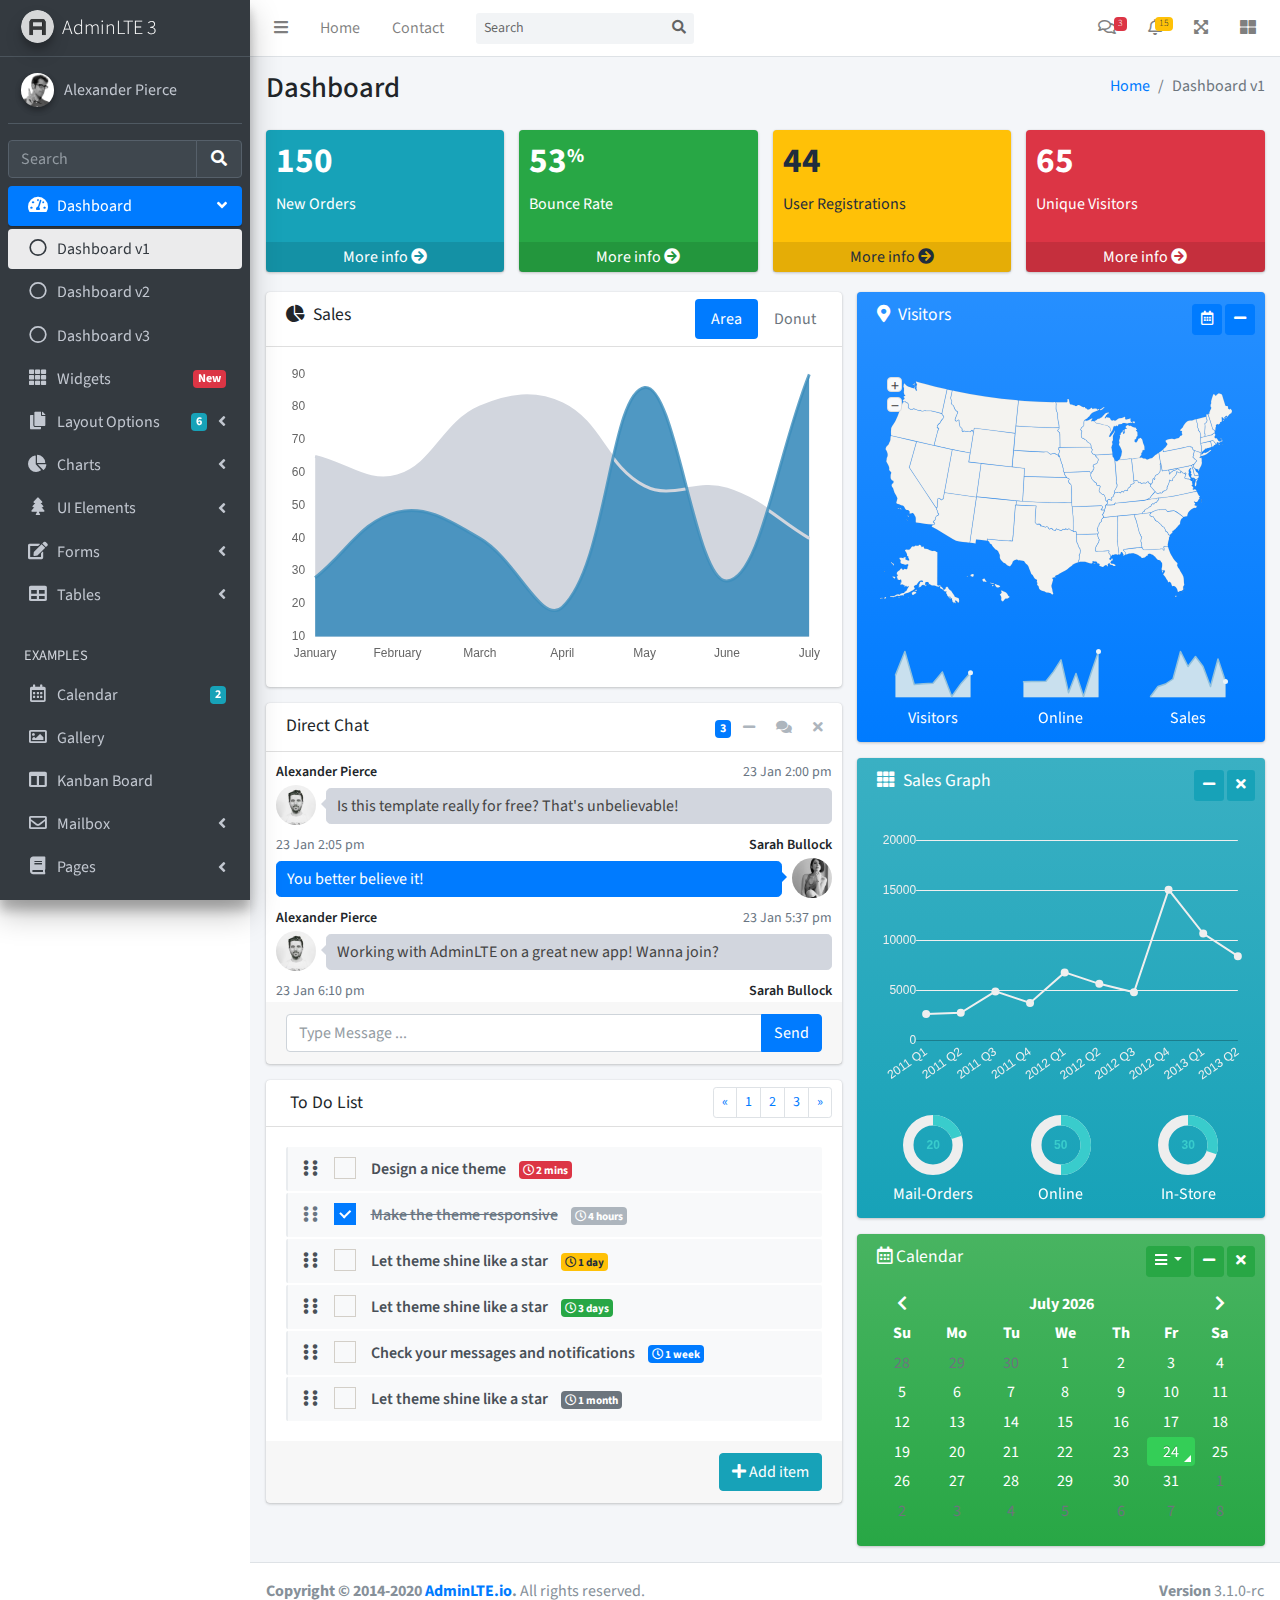
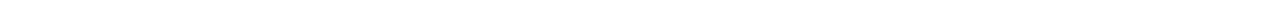
<file: assets/index.html>
<!DOCTYPE html>
<html lang="en">
<head>
  <meta charset="utf-8">
  <meta name="viewport" content="width=device-width, initial-scale=1">
  <title>AdminLTE 3 | Dashboard</title>

  <!-- Google Font: Source Sans Pro -->
  <link rel="stylesheet" href="https://fonts.googleapis.com/css?family=Source+Sans+Pro:300,400,400i,700&display=fallback">
  <!-- Font Awesome -->
  <link rel="stylesheet" href="plugins/fontawesome-free/css/all.min.css">
  <!-- Ionicons -->
  <link rel="stylesheet" href="https://code.ionicframework.com/ionicons/2.0.1/css/ionicons.min.css">
  <!-- Tempusdominus Bootstrap 4 -->
  <link rel="stylesheet" href="plugins/tempusdominus-bootstrap-4/css/tempusdominus-bootstrap-4.min.css">
  <!-- iCheck -->
  <link rel="stylesheet" href="plugins/icheck-bootstrap/icheck-bootstrap.min.css">
  <!-- JQVMap -->
  <link rel="stylesheet" href="plugins/jqvmap/jqvmap.min.css">
  <!-- Theme style -->
  <link rel="stylesheet" href="dist/css/adminlte.min.css">
  <!-- overlayScrollbars -->
  <link rel="stylesheet" href="plugins/overlayScrollbars/css/OverlayScrollbars.min.css">
  <!-- Daterange picker -->
  <link rel="stylesheet" href="plugins/daterangepicker/daterangepicker.css">
  <!-- summernote -->
  <link rel="stylesheet" href="plugins/summernote/summernote-bs4.min.css">
</head>
<body class="hold-transition sidebar-mini layout-fixed">
<div class="wrapper">

  <!-- Navbar -->
  <nav class="main-header navbar navbar-expand navbar-white navbar-light">
    <!-- Left navbar links -->
    <ul class="navbar-nav">
      <li class="nav-item">
        <a class="nav-link" data-widget="pushmenu" href="#" role="button"><i class="fas fa-bars"></i></a>
      </li>
      <li class="nav-item d-none d-sm-inline-block">
        <a href="index3.html" class="nav-link">Home</a>
      </li>
      <li class="nav-item d-none d-sm-inline-block">
        <a href="#" class="nav-link">Contact</a>
      </li>
    </ul>

    <!-- SEARCH FORM -->
    <form class="form-inline ml-3">
      <div class="input-group input-group-sm">
        <input class="form-control form-control-navbar" type="search" placeholder="Search" aria-label="Search">
        <div class="input-group-append">
          <button class="btn btn-navbar" type="submit">
            <i class="fas fa-search"></i>
          </button>
        </div>
      </div>
    </form>

    <!-- Right navbar links -->
    <ul class="navbar-nav ml-auto">
      <!-- Messages Dropdown Menu -->
      <li class="nav-item dropdown">
        <a class="nav-link" data-toggle="dropdown" href="#">
          <i class="far fa-comments"></i>
          <span class="badge badge-danger navbar-badge">3</span>
        </a>
        <div class="dropdown-menu dropdown-menu-lg dropdown-menu-right">
          <a href="#" class="dropdown-item">
            <!-- Message Start -->
            <div class="media">
              <img src="dist/img/user1-128x128.jpg" alt="User Avatar" class="img-size-50 mr-3 img-circle">
              <div class="media-body">
                <h3 class="dropdown-item-title">
                  Brad Diesel
                  <span class="float-right text-sm text-danger"><i class="fas fa-star"></i></span>
                </h3>
                <p class="text-sm">Call me whenever you can...</p>
                <p class="text-sm text-muted"><i class="far fa-clock mr-1"></i> 4 Hours Ago</p>
              </div>
            </div>
            <!-- Message End -->
          </a>
          <div class="dropdown-divider"></div>
          <a href="#" class="dropdown-item">
            <!-- Message Start -->
            <div class="media">
              <img src="dist/img/user8-128x128.jpg" alt="User Avatar" class="img-size-50 img-circle mr-3">
              <div class="media-body">
                <h3 class="dropdown-item-title">
                  John Pierce
                  <span class="float-right text-sm text-muted"><i class="fas fa-star"></i></span>
                </h3>
                <p class="text-sm">I got your message bro</p>
                <p class="text-sm text-muted"><i class="far fa-clock mr-1"></i> 4 Hours Ago</p>
              </div>
            </div>
            <!-- Message End -->
          </a>
          <div class="dropdown-divider"></div>
          <a href="#" class="dropdown-item">
            <!-- Message Start -->
            <div class="media">
              <img src="dist/img/user3-128x128.jpg" alt="User Avatar" class="img-size-50 img-circle mr-3">
              <div class="media-body">
                <h3 class="dropdown-item-title">
                  Nora Silvester
                  <span class="float-right text-sm text-warning"><i class="fas fa-star"></i></span>
                </h3>
                <p class="text-sm">The subject goes here</p>
                <p class="text-sm text-muted"><i class="far fa-clock mr-1"></i> 4 Hours Ago</p>
              </div>
            </div>
            <!-- Message End -->
          </a>
          <div class="dropdown-divider"></div>
          <a href="#" class="dropdown-item dropdown-footer">See All Messages</a>
        </div>
      </li>
      <!-- Notifications Dropdown Menu -->
      <li class="nav-item dropdown">
        <a class="nav-link" data-toggle="dropdown" href="#">
          <i class="far fa-bell"></i>
          <span class="badge badge-warning navbar-badge">15</span>
        </a>
        <div class="dropdown-menu dropdown-menu-lg dropdown-menu-right">
          <span class="dropdown-item dropdown-header">15 Notifications</span>
          <div class="dropdown-divider"></div>
          <a href="#" class="dropdown-item">
            <i class="fas fa-envelope mr-2"></i> 4 new messages
            <span class="float-right text-muted text-sm">3 mins</span>
          </a>
          <div class="dropdown-divider"></div>
          <a href="#" class="dropdown-item">
            <i class="fas fa-users mr-2"></i> 8 friend requests
            <span class="float-right text-muted text-sm">12 hours</span>
          </a>
          <div class="dropdown-divider"></div>
          <a href="#" class="dropdown-item">
            <i class="fas fa-file mr-2"></i> 3 new reports
            <span class="float-right text-muted text-sm">2 days</span>
          </a>
          <div class="dropdown-divider"></div>
          <a href="#" class="dropdown-item dropdown-footer">See All Notifications</a>
        </div>
      </li>
      <li class="nav-item">
        <a class="nav-link" data-widget="fullscreen" href="#" role="button">
          <i class="fas fa-expand-arrows-alt"></i>
        </a>
      </li>
      <li class="nav-item">
        <a class="nav-link" data-widget="control-sidebar" data-slide="true" href="#" role="button">
          <i class="fas fa-th-large"></i>
        </a>
      </li>
    </ul>
  </nav>
  <!-- /.navbar -->

  <!-- Main Sidebar Container -->
  <aside class="main-sidebar sidebar-dark-primary elevation-4">
    <!-- Brand Logo -->
    <a href="index3.html" class="brand-link">
      <img src="dist/img/AdminLTELogo.png" alt="AdminLTE Logo" class="brand-image img-circle elevation-3" style="opacity: .8">
      <span class="brand-text font-weight-light">AdminLTE 3</span>
    </a>

    <!-- Sidebar -->
    <div class="sidebar">
      <!-- Sidebar user panel (optional) -->
      <div class="user-panel mt-3 pb-3 mb-3 d-flex">
        <div class="image">
          <img src="dist/img/user2-160x160.jpg" class="img-circle elevation-2" alt="User Image">
        </div>
        <div class="info">
          <a href="#" class="d-block">Alexander Pierce</a>
        </div>
      </div>

      <!-- SidebarSearch Form -->
      <div class="form-inline">
        <div class="input-group" data-widget="sidebar-search">
          <input class="form-control form-control-sidebar" type="search" placeholder="Search" aria-label="Search">
          <div class="input-group-append">
            <button class="btn btn-sidebar">
              <i class="fas fa-search fa-fw"></i>
            </button>
          </div>
        </div>
      </div>

      <!-- Sidebar Menu -->
      <nav class="mt-2">
        <ul class="nav nav-pills nav-sidebar flex-column" data-widget="treeview" role="menu" data-accordion="false">
          <!-- Add icons to the links using the .nav-icon class
               with font-awesome or any other icon font library -->
          <li class="nav-item menu-open">
            <a href="#" class="nav-link active">
              <i class="nav-icon fas fa-tachometer-alt"></i>
              <p>
                Dashboard
                <i class="right fas fa-angle-left"></i>
              </p>
            </a>
            <ul class="nav nav-treeview">
              <li class="nav-item">
                <a href="./index.html" class="nav-link active">
                  <i class="far fa-circle nav-icon"></i>
                  <p>Dashboard v1</p>
                </a>
              </li>
              <li class="nav-item">
                <a href="./index2.html" class="nav-link">
                  <i class="far fa-circle nav-icon"></i>
                  <p>Dashboard v2</p>
                </a>
              </li>
              <li class="nav-item">
                <a href="./index3.html" class="nav-link">
                  <i class="far fa-circle nav-icon"></i>
                  <p>Dashboard v3</p>
                </a>
              </li>
            </ul>
          </li>
          <li class="nav-item">
            <a href="pages/widgets.html" class="nav-link">
              <i class="nav-icon fas fa-th"></i>
              <p>
                Widgets
                <span class="right badge badge-danger">New</span>
              </p>
            </a>
          </li>
          <li class="nav-item">
            <a href="#" class="nav-link">
              <i class="nav-icon fas fa-copy"></i>
              <p>
                Layout Options
                <i class="fas fa-angle-left right"></i>
                <span class="badge badge-info right">6</span>
              </p>
            </a>
            <ul class="nav nav-treeview">
              <li class="nav-item">
                <a href="pages/layout/top-nav.html" class="nav-link">
                  <i class="far fa-circle nav-icon"></i>
                  <p>Top Navigation</p>
                </a>
              </li>
              <li class="nav-item">
                <a href="pages/layout/top-nav-sidebar.html" class="nav-link">
                  <i class="far fa-circle nav-icon"></i>
                  <p>Top Navigation + Sidebar</p>
                </a>
              </li>
              <li class="nav-item">
                <a href="pages/layout/boxed.html" class="nav-link">
                  <i class="far fa-circle nav-icon"></i>
                  <p>Boxed</p>
                </a>
              </li>
              <li class="nav-item">
                <a href="pages/layout/fixed-sidebar.html" class="nav-link">
                  <i class="far fa-circle nav-icon"></i>
                  <p>Fixed Sidebar</p>
                </a>
              </li>
              <li class="nav-item">
                <a href="pages/layout/fixed-sidebar-custom.html" class="nav-link">
                  <i class="far fa-circle nav-icon"></i>
                  <p>Fixed Sidebar <small>+ Custom Area</small></p>
                </a>
              </li>
              <li class="nav-item">
                <a href="pages/layout/fixed-topnav.html" class="nav-link">
                  <i class="far fa-circle nav-icon"></i>
                  <p>Fixed Navbar</p>
                </a>
              </li>
              <li class="nav-item">
                <a href="pages/layout/fixed-footer.html" class="nav-link">
                  <i class="far fa-circle nav-icon"></i>
                  <p>Fixed Footer</p>
                </a>
              </li>
              <li class="nav-item">
                <a href="pages/layout/collapsed-sidebar.html" class="nav-link">
                  <i class="far fa-circle nav-icon"></i>
                  <p>Collapsed Sidebar</p>
                </a>
              </li>
            </ul>
          </li>
          <li class="nav-item">
            <a href="#" class="nav-link">
              <i class="nav-icon fas fa-chart-pie"></i>
              <p>
                Charts
                <i class="right fas fa-angle-left"></i>
              </p>
            </a>
            <ul class="nav nav-treeview">
              <li class="nav-item">
                <a href="pages/charts/chartjs.html" class="nav-link">
                  <i class="far fa-circle nav-icon"></i>
                  <p>ChartJS</p>
                </a>
              </li>
              <li class="nav-item">
                <a href="pages/charts/flot.html" class="nav-link">
                  <i class="far fa-circle nav-icon"></i>
                  <p>Flot</p>
                </a>
              </li>
              <li class="nav-item">
                <a href="pages/charts/inline.html" class="nav-link">
                  <i class="far fa-circle nav-icon"></i>
                  <p>Inline</p>
                </a>
              </li>
              <li class="nav-item">
                <a href="pages/charts/uplot.html" class="nav-link">
                  <i class="far fa-circle nav-icon"></i>
                  <p>uPlot</p>
                </a>
              </li>
            </ul>
          </li>
          <li class="nav-item">
            <a href="#" class="nav-link">
              <i class="nav-icon fas fa-tree"></i>
              <p>
                UI Elements
                <i class="fas fa-angle-left right"></i>
              </p>
            </a>
            <ul class="nav nav-treeview">
              <li class="nav-item">
                <a href="pages/UI/general.html" class="nav-link">
                  <i class="far fa-circle nav-icon"></i>
                  <p>General</p>
                </a>
              </li>
              <li class="nav-item">
                <a href="pages/UI/icons.html" class="nav-link">
                  <i class="far fa-circle nav-icon"></i>
                  <p>Icons</p>
                </a>
              </li>
              <li class="nav-item">
                <a href="pages/UI/buttons.html" class="nav-link">
                  <i class="far fa-circle nav-icon"></i>
                  <p>Buttons</p>
                </a>
              </li>
              <li class="nav-item">
                <a href="pages/UI/sliders.html" class="nav-link">
                  <i class="far fa-circle nav-icon"></i>
                  <p>Sliders</p>
                </a>
              </li>
              <li class="nav-item">
                <a href="pages/UI/modals.html" class="nav-link">
                  <i class="far fa-circle nav-icon"></i>
                  <p>Modals & Alerts</p>
                </a>
              </li>
              <li class="nav-item">
                <a href="pages/UI/navbar.html" class="nav-link">
                  <i class="far fa-circle nav-icon"></i>
                  <p>Navbar & Tabs</p>
                </a>
              </li>
              <li class="nav-item">
                <a href="pages/UI/timeline.html" class="nav-link">
                  <i class="far fa-circle nav-icon"></i>
                  <p>Timeline</p>
                </a>
              </li>
              <li class="nav-item">
                <a href="pages/UI/ribbons.html" class="nav-link">
                  <i class="far fa-circle nav-icon"></i>
                  <p>Ribbons</p>
                </a>
              </li>
            </ul>
          </li>
          <li class="nav-item">
            <a href="#" class="nav-link">
              <i class="nav-icon fas fa-edit"></i>
              <p>
                Forms
                <i class="fas fa-angle-left right"></i>
              </p>
            </a>
            <ul class="nav nav-treeview">
              <li class="nav-item">
                <a href="pages/forms/general.html" class="nav-link">
                  <i class="far fa-circle nav-icon"></i>
                  <p>General Elements</p>
                </a>
              </li>
              <li class="nav-item">
                <a href="pages/forms/advanced.html" class="nav-link">
                  <i class="far fa-circle nav-icon"></i>
                  <p>Advanced Elements</p>
                </a>
              </li>
              <li class="nav-item">
                <a href="pages/forms/editors.html" class="nav-link">
                  <i class="far fa-circle nav-icon"></i>
                  <p>Editors</p>
                </a>
              </li>
              <li class="nav-item">
                <a href="pages/forms/validation.html" class="nav-link">
                  <i class="far fa-circle nav-icon"></i>
                  <p>Validation</p>
                </a>
              </li>
            </ul>
          </li>
          <li class="nav-item">
            <a href="#" class="nav-link">
              <i class="nav-icon fas fa-table"></i>
              <p>
                Tables
                <i class="fas fa-angle-left right"></i>
              </p>
            </a>
            <ul class="nav nav-treeview">
              <li class="nav-item">
                <a href="pages/tables/simple.html" class="nav-link">
                  <i class="far fa-circle nav-icon"></i>
                  <p>Simple Tables</p>
                </a>
              </li>
              <li class="nav-item">
                <a href="pages/tables/data.html" class="nav-link">
                  <i class="far fa-circle nav-icon"></i>
                  <p>DataTables</p>
                </a>
              </li>
              <li class="nav-item">
                <a href="pages/tables/jsgrid.html" class="nav-link">
                  <i class="far fa-circle nav-icon"></i>
                  <p>jsGrid</p>
                </a>
              </li>
            </ul>
          </li>
          <li class="nav-header">EXAMPLES</li>
          <li class="nav-item">
            <a href="pages/calendar.html" class="nav-link">
              <i class="nav-icon far fa-calendar-alt"></i>
              <p>
                Calendar
                <span class="badge badge-info right">2</span>
              </p>
            </a>
          </li>
          <li class="nav-item">
            <a href="pages/gallery.html" class="nav-link">
              <i class="nav-icon far fa-image"></i>
              <p>
                Gallery
              </p>
            </a>
          </li>
          <li class="nav-item">
            <a href="pages/kanban.html" class="nav-link">
              <i class="nav-icon fas fa-columns"></i>
              <p>
                Kanban Board
              </p>
            </a>
          </li>
          <li class="nav-item">
            <a href="#" class="nav-link">
              <i class="nav-icon far fa-envelope"></i>
              <p>
                Mailbox
                <i class="fas fa-angle-left right"></i>
              </p>
            </a>
            <ul class="nav nav-treeview">
              <li class="nav-item">
                <a href="pages/mailbox/mailbox.html" class="nav-link">
                  <i class="far fa-circle nav-icon"></i>
                  <p>Inbox</p>
                </a>
              </li>
              <li class="nav-item">
                <a href="pages/mailbox/compose.html" class="nav-link">
                  <i class="far fa-circle nav-icon"></i>
                  <p>Compose</p>
                </a>
              </li>
              <li class="nav-item">
                <a href="pages/mailbox/read-mail.html" class="nav-link">
                  <i class="far fa-circle nav-icon"></i>
                  <p>Read</p>
                </a>
              </li>
            </ul>
          </li>
          <li class="nav-item">
            <a href="#" class="nav-link">
              <i class="nav-icon fas fa-book"></i>
              <p>
                Pages
                <i class="fas fa-angle-left right"></i>
              </p>
            </a>
            <ul class="nav nav-treeview">
              <li class="nav-item">
                <a href="pages/examples/invoice.html" class="nav-link">
                  <i class="far fa-circle nav-icon"></i>
                  <p>Invoice</p>
                </a>
              </li>
              <li class="nav-item">
                <a href="pages/examples/profile.html" class="nav-link">
                  <i class="far fa-circle nav-icon"></i>
                  <p>Profile</p>
                </a>
              </li>
              <li class="nav-item">
                <a href="pages/examples/e-commerce.html" class="nav-link">
                  <i class="far fa-circle nav-icon"></i>
                  <p>E-commerce</p>
                </a>
              </li>
              <li class="nav-item">
                <a href="pages/examples/projects.html" class="nav-link">
                  <i class="far fa-circle nav-icon"></i>
                  <p>Projects</p>
                </a>
              </li>
              <li class="nav-item">
                <a href="pages/examples/project-add.html" class="nav-link">
                  <i class="far fa-circle nav-icon"></i>
                  <p>Project Add</p>
                </a>
              </li>
              <li class="nav-item">
                <a href="pages/examples/project-edit.html" class="nav-link">
                  <i class="far fa-circle nav-icon"></i>
                  <p>Project Edit</p>
                </a>
              </li>
              <li class="nav-item">
                <a href="pages/examples/project-detail.html" class="nav-link">
                  <i class="far fa-circle nav-icon"></i>
                  <p>Project Detail</p>
                </a>
              </li>
              <li class="nav-item">
                <a href="pages/examples/contacts.html" class="nav-link">
                  <i class="far fa-circle nav-icon"></i>
                  <p>Contacts</p>
                </a>
              </li>
              <li class="nav-item">
                <a href="pages/examples/faq.html" class="nav-link">
                  <i class="far fa-circle nav-icon"></i>
                  <p>FAQ</p>
                </a>
              </li>
              <li class="nav-item">
                <a href="pages/examples/contact-us.html" class="nav-link">
                  <i class="far fa-circle nav-icon"></i>
                  <p>Contact us</p>
                </a>
              </li>
            </ul>
          </li>
          <li class="nav-item">
            <a href="#" class="nav-link">
              <i class="nav-icon far fa-plus-square"></i>
              <p>
                Extras
                <i class="fas fa-angle-left right"></i>
              </p>
            </a>
            <ul class="nav nav-treeview">
              <li class="nav-item">
                <a href="#" class="nav-link">
                  <i class="far fa-circle nav-icon"></i>
                  <p>
                    Login & Register v1
                    <i class="fas fa-angle-left right"></i>
                  </p>
                </a>
                <ul class="nav nav-treeview">
                  <li class="nav-item">
                    <a href="pages/examples/login.html" class="nav-link">
                      <i class="far fa-circle nav-icon"></i>
                      <p>Login v1</p>
                    </a>
                  </li>
                  <li class="nav-item">
                    <a href="pages/examples/register.html" class="nav-link">
                      <i class="far fa-circle nav-icon"></i>
                      <p>Register v1</p>
                    </a>
                  </li>
                  <li class="nav-item">
                    <a href="pages/examples/forgot-password.html" class="nav-link">
                      <i class="far fa-circle nav-icon"></i>
                      <p>Forgot Password v1</p>
                    </a>
                  </li>
                  <li class="nav-item">
                    <a href="pages/examples/recover-password.html" class="nav-link">
                      <i class="far fa-circle nav-icon"></i>
                      <p>Recover Password v1</p>
                    </a>
                  </li>
                </ul>
              </li>
              <li class="nav-item">
                <a href="#" class="nav-link">
                  <i class="far fa-circle nav-icon"></i>
                  <p>
                    Login & Register v2
                    <i class="fas fa-angle-left right"></i>
                  </p>
                </a>
                <ul class="nav nav-treeview">
                  <li class="nav-item">
                    <a href="pages/examples/login-v2.html" class="nav-link">
                      <i class="far fa-circle nav-icon"></i>
                      <p>Login v2</p>
                    </a>
                  </li>
                  <li class="nav-item">
                    <a href="pages/examples/register-v2.html" class="nav-link">
                      <i class="far fa-circle nav-icon"></i>
                      <p>Register v2</p>
                    </a>
                  </li>
                  <li class="nav-item">
                    <a href="pages/examples/forgot-password-v2.html" class="nav-link">
                      <i class="far fa-circle nav-icon"></i>
                      <p>Forgot Password v2</p>
                    </a>
                  </li>
                  <li class="nav-item">
                    <a href="pages/examples/recover-password-v2.html" class="nav-link">
                      <i class="far fa-circle nav-icon"></i>
                      <p>Recover Password v2</p>
                    </a>
                  </li>
                </ul>
              </li>
              <li class="nav-item">
                <a href="pages/examples/lockscreen.html" class="nav-link">
                  <i class="far fa-circle nav-icon"></i>
                  <p>Lockscreen</p>
                </a>
              </li>
              <li class="nav-item">
                <a href="pages/examples/legacy-user-menu.html" class="nav-link">
                  <i class="far fa-circle nav-icon"></i>
                  <p>Legacy User Menu</p>
                </a>
              </li>
              <li class="nav-item">
                <a href="pages/examples/language-menu.html" class="nav-link">
                  <i class="far fa-circle nav-icon"></i>
                  <p>Language Menu</p>
                </a>
              </li>
              <li class="nav-item">
                <a href="pages/examples/404.html" class="nav-link">
                  <i class="far fa-circle nav-icon"></i>
                  <p>Error 404</p>
                </a>
              </li>
              <li class="nav-item">
                <a href="pages/examples/500.html" class="nav-link">
                  <i class="far fa-circle nav-icon"></i>
                  <p>Error 500</p>
                </a>
              </li>
              <li class="nav-item">
                <a href="pages/examples/pace.html" class="nav-link">
                  <i class="far fa-circle nav-icon"></i>
                  <p>Pace</p>
                </a>
              </li>
              <li class="nav-item">
                <a href="pages/examples/blank.html" class="nav-link">
                  <i class="far fa-circle nav-icon"></i>
                  <p>Blank Page</p>
                </a>
              </li>
              <li class="nav-item">
                <a href="starter.html" class="nav-link">
                  <i class="far fa-circle nav-icon"></i>
                  <p>Starter Page</p>
                </a>
              </li>
            </ul>
          </li>
          <li class="nav-item">
            <a href="#" class="nav-link">
              <i class="nav-icon fas fa-search"></i>
              <p>
                Search
                <i class="fas fa-angle-left right"></i>
              </p>
            </a>
            <ul class="nav nav-treeview">
              <li class="nav-item">
                <a href="pages/search/simple.html" class="nav-link">
                  <i class="far fa-circle nav-icon"></i>
                  <p>Simple Search</p>
                </a>
              </li>
              <li class="nav-item">
                <a href="pages/search/enhanced.html" class="nav-link">
                  <i class="far fa-circle nav-icon"></i>
                  <p>Enhanced</p>
                </a>
              </li>
            </ul>
          </li>
          <li class="nav-header">MISCELLANEOUS</li>
          <li class="nav-item">
            <a href="iframe.html" class="nav-link">
              <i class="nav-icon fas fa-ellipsis-h"></i>
              <p>Tabbed IFrame Plugin</p>
            </a>
          </li>
          <li class="nav-item">
            <a href="https://adminlte.io/docs/3.1/" class="nav-link">
              <i class="nav-icon fas fa-file"></i>
              <p>Documentation</p>
            </a>
          </li>
          <li class="nav-header">MULTI LEVEL EXAMPLE</li>
          <li class="nav-item">
            <a href="#" class="nav-link">
              <i class="fas fa-circle nav-icon"></i>
              <p>Level 1</p>
            </a>
          </li>
          <li class="nav-item">
            <a href="#" class="nav-link">
              <i class="nav-icon fas fa-circle"></i>
              <p>
                Level 1
                <i class="right fas fa-angle-left"></i>
              </p>
            </a>
            <ul class="nav nav-treeview">
              <li class="nav-item">
                <a href="#" class="nav-link">
                  <i class="far fa-circle nav-icon"></i>
                  <p>Level 2</p>
                </a>
              </li>
              <li class="nav-item">
                <a href="#" class="nav-link">
                  <i class="far fa-circle nav-icon"></i>
                  <p>
                    Level 2
                    <i class="right fas fa-angle-left"></i>
                  </p>
                </a>
                <ul class="nav nav-treeview">
                  <li class="nav-item">
                    <a href="#" class="nav-link">
                      <i class="far fa-dot-circle nav-icon"></i>
                      <p>Level 3</p>
                    </a>
                  </li>
                  <li class="nav-item">
                    <a href="#" class="nav-link">
                      <i class="far fa-dot-circle nav-icon"></i>
                      <p>Level 3</p>
                    </a>
                  </li>
                  <li class="nav-item">
                    <a href="#" class="nav-link">
                      <i class="far fa-dot-circle nav-icon"></i>
                      <p>Level 3</p>
                    </a>
                  </li>
                </ul>
              </li>
              <li class="nav-item">
                <a href="#" class="nav-link">
                  <i class="far fa-circle nav-icon"></i>
                  <p>Level 2</p>
                </a>
              </li>
            </ul>
          </li>
          <li class="nav-item">
            <a href="#" class="nav-link">
              <i class="fas fa-circle nav-icon"></i>
              <p>Level 1</p>
            </a>
          </li>
          <li class="nav-header">LABELS</li>
          <li class="nav-item">
            <a href="#" class="nav-link">
              <i class="nav-icon far fa-circle text-danger"></i>
              <p class="text">Important</p>
            </a>
          </li>
          <li class="nav-item">
            <a href="#" class="nav-link">
              <i class="nav-icon far fa-circle text-warning"></i>
              <p>Warning</p>
            </a>
          </li>
          <li class="nav-item">
            <a href="#" class="nav-link">
              <i class="nav-icon far fa-circle text-info"></i>
              <p>Informational</p>
            </a>
          </li>
        </ul>
      </nav>
      <!-- /.sidebar-menu -->
    </div>
    <!-- /.sidebar -->
  </aside>

  <!-- Content Wrapper. Contains page content -->
  <div class="content-wrapper">
    <!-- Content Header (Page header) -->
    <div class="content-header">
      <div class="container-fluid">
        <div class="row mb-2">
          <div class="col-sm-6">
            <h1 class="m-0">Dashboard</h1>
          </div><!-- /.col -->
          <div class="col-sm-6">
            <ol class="breadcrumb float-sm-right">
              <li class="breadcrumb-item"><a href="#">Home</a></li>
              <li class="breadcrumb-item active">Dashboard v1</li>
            </ol>
          </div><!-- /.col -->
        </div><!-- /.row -->
      </div><!-- /.container-fluid -->
    </div>
    <!-- /.content-header -->

    <!-- Main content -->
    <section class="content">
      <div class="container-fluid">
        <!-- Small boxes (Stat box) -->
        <div class="row">
          <div class="col-lg-3 col-6">
            <!-- small box -->
            <div class="small-box bg-info">
              <div class="inner">
                <h3>150</h3>

                <p>New Orders</p>
              </div>
              <div class="icon">
                <i class="ion ion-bag"></i>
              </div>
              <a href="#" class="small-box-footer">More info <i class="fas fa-arrow-circle-right"></i></a>
            </div>
          </div>
          <!-- ./col -->
          <div class="col-lg-3 col-6">
            <!-- small box -->
            <div class="small-box bg-success">
              <div class="inner">
                <h3>53<sup style="font-size: 20px">%</sup></h3>

                <p>Bounce Rate</p>
              </div>
              <div class="icon">
                <i class="ion ion-stats-bars"></i>
              </div>
              <a href="#" class="small-box-footer">More info <i class="fas fa-arrow-circle-right"></i></a>
            </div>
          </div>
          <!-- ./col -->
          <div class="col-lg-3 col-6">
            <!-- small box -->
            <div class="small-box bg-warning">
              <div class="inner">
                <h3>44</h3>

                <p>User Registrations</p>
              </div>
              <div class="icon">
                <i class="ion ion-person-add"></i>
              </div>
              <a href="#" class="small-box-footer">More info <i class="fas fa-arrow-circle-right"></i></a>
            </div>
          </div>
          <!-- ./col -->
          <div class="col-lg-3 col-6">
            <!-- small box -->
            <div class="small-box bg-danger">
              <div class="inner">
                <h3>65</h3>

                <p>Unique Visitors</p>
              </div>
              <div class="icon">
                <i class="ion ion-pie-graph"></i>
              </div>
              <a href="#" class="small-box-footer">More info <i class="fas fa-arrow-circle-right"></i></a>
            </div>
          </div>
          <!-- ./col -->
        </div>
        <!-- /.row -->
        <!-- Main row -->
        <div class="row">
          <!-- Left col -->
          <section class="col-lg-7 connectedSortable">
            <!-- Custom tabs (Charts with tabs)-->
            <div class="card">
              <div class="card-header">
                <h3 class="card-title">
                  <i class="fas fa-chart-pie mr-1"></i>
                  Sales
                </h3>
                <div class="card-tools">
                  <ul class="nav nav-pills ml-auto">
                    <li class="nav-item">
                      <a class="nav-link active" href="#revenue-chart" data-toggle="tab">Area</a>
                    </li>
                    <li class="nav-item">
                      <a class="nav-link" href="#sales-chart" data-toggle="tab">Donut</a>
                    </li>
                  </ul>
                </div>
              </div><!-- /.card-header -->
              <div class="card-body">
                <div class="tab-content p-0">
                  <!-- Morris chart - Sales -->
                  <div class="chart tab-pane active" id="revenue-chart"
                       style="position: relative; height: 300px;">
                      <canvas id="revenue-chart-canvas" height="300" style="height: 300px;"></canvas>
                   </div>
                  <div class="chart tab-pane" id="sales-chart" style="position: relative; height: 300px;">
                    <canvas id="sales-chart-canvas" height="300" style="height: 300px;"></canvas>
                  </div>
                </div>
              </div><!-- /.card-body -->
            </div>
            <!-- /.card -->

            <!-- DIRECT CHAT -->
            <div class="card direct-chat direct-chat-primary">
              <div class="card-header">
                <h3 class="card-title">Direct Chat</h3>

                <div class="card-tools">
                  <span title="3 New Messages" class="badge badge-primary">3</span>
                  <button type="button" class="btn btn-tool" data-card-widget="collapse">
                    <i class="fas fa-minus"></i>
                  </button>
                  <button type="button" class="btn btn-tool" title="Contacts" data-widget="chat-pane-toggle">
                    <i class="fas fa-comments"></i>
                  </button>
                  <button type="button" class="btn btn-tool" data-card-widget="remove">
                    <i class="fas fa-times"></i>
                  </button>
                </div>
              </div>
              <!-- /.card-header -->
              <div class="card-body">
                <!-- Conversations are loaded here -->
                <div class="direct-chat-messages">
                  <!-- Message. Default to the left -->
                  <div class="direct-chat-msg">
                    <div class="direct-chat-infos clearfix">
                      <span class="direct-chat-name float-left">Alexander Pierce</span>
                      <span class="direct-chat-timestamp float-right">23 Jan 2:00 pm</span>
                    </div>
                    <!-- /.direct-chat-infos -->
                    <img class="direct-chat-img" src="dist/img/user1-128x128.jpg" alt="message user image">
                    <!-- /.direct-chat-img -->
                    <div class="direct-chat-text">
                      Is this template really for free? That's unbelievable!
                    </div>
                    <!-- /.direct-chat-text -->
                  </div>
                  <!-- /.direct-chat-msg -->

                  <!-- Message to the right -->
                  <div class="direct-chat-msg right">
                    <div class="direct-chat-infos clearfix">
                      <span class="direct-chat-name float-right">Sarah Bullock</span>
                      <span class="direct-chat-timestamp float-left">23 Jan 2:05 pm</span>
                    </div>
                    <!-- /.direct-chat-infos -->
                    <img class="direct-chat-img" src="dist/img/user3-128x128.jpg" alt="message user image">
                    <!-- /.direct-chat-img -->
                    <div class="direct-chat-text">
                      You better believe it!
                    </div>
                    <!-- /.direct-chat-text -->
                  </div>
                  <!-- /.direct-chat-msg -->

                  <!-- Message. Default to the left -->
                  <div class="direct-chat-msg">
                    <div class="direct-chat-infos clearfix">
                      <span class="direct-chat-name float-left">Alexander Pierce</span>
                      <span class="direct-chat-timestamp float-right">23 Jan 5:37 pm</span>
                    </div>
                    <!-- /.direct-chat-infos -->
                    <img class="direct-chat-img" src="dist/img/user1-128x128.jpg" alt="message user image">
                    <!-- /.direct-chat-img -->
                    <div class="direct-chat-text">
                      Working with AdminLTE on a great new app! Wanna join?
                    </div>
                    <!-- /.direct-chat-text -->
                  </div>
                  <!-- /.direct-chat-msg -->

                  <!-- Message to the right -->
                  <div class="direct-chat-msg right">
                    <div class="direct-chat-infos clearfix">
                      <span class="direct-chat-name float-right">Sarah Bullock</span>
                      <span class="direct-chat-timestamp float-left">23 Jan 6:10 pm</span>
                    </div>
                    <!-- /.direct-chat-infos -->
                    <img class="direct-chat-img" src="dist/img/user3-128x128.jpg" alt="message user image">
                    <!-- /.direct-chat-img -->
                    <div class="direct-chat-text">
                      I would love to.
                    </div>
                    <!-- /.direct-chat-text -->
                  </div>
                  <!-- /.direct-chat-msg -->

                </div>
                <!--/.direct-chat-messages-->

                <!-- Contacts are loaded here -->
                <div class="direct-chat-contacts">
                  <ul class="contacts-list">
                    <li>
                      <a href="#">
                        <img class="contacts-list-img" src="dist/img/user1-128x128.jpg" alt="User Avatar">

                        <div class="contacts-list-info">
                          <span class="contacts-list-name">
                            Count Dracula
                            <small class="contacts-list-date float-right">2/28/2015</small>
                          </span>
                          <span class="contacts-list-msg">How have you been? I was...</span>
                        </div>
                        <!-- /.contacts-list-info -->
                      </a>
                    </li>
                    <!-- End Contact Item -->
                    <li>
                      <a href="#">
                        <img class="contacts-list-img" src="dist/img/user7-128x128.jpg" alt="User Avatar">

                        <div class="contacts-list-info">
                          <span class="contacts-list-name">
                            Sarah Doe
                            <small class="contacts-list-date float-right">2/23/2015</small>
                          </span>
                          <span class="contacts-list-msg">I will be waiting for...</span>
                        </div>
                        <!-- /.contacts-list-info -->
                      </a>
                    </li>
                    <!-- End Contact Item -->
                    <li>
                      <a href="#">
                        <img class="contacts-list-img" src="dist/img/user3-128x128.jpg" alt="User Avatar">

                        <div class="contacts-list-info">
                          <span class="contacts-list-name">
                            Nadia Jolie
                            <small class="contacts-list-date float-right">2/20/2015</small>
                          </span>
                          <span class="contacts-list-msg">I'll call you back at...</span>
                        </div>
                        <!-- /.contacts-list-info -->
                      </a>
                    </li>
                    <!-- End Contact Item -->
                    <li>
                      <a href="#">
                        <img class="contacts-list-img" src="dist/img/user5-128x128.jpg" alt="User Avatar">

                        <div class="contacts-list-info">
                          <span class="contacts-list-name">
                            Nora S. Vans
                            <small class="contacts-list-date float-right">2/10/2015</small>
                          </span>
                          <span class="contacts-list-msg">Where is your new...</span>
                        </div>
                        <!-- /.contacts-list-info -->
                      </a>
                    </li>
                    <!-- End Contact Item -->
                    <li>
                      <a href="#">
                        <img class="contacts-list-img" src="dist/img/user6-128x128.jpg" alt="User Avatar">

                        <div class="contacts-list-info">
                          <span class="contacts-list-name">
                            John K.
                            <small class="contacts-list-date float-right">1/27/2015</small>
                          </span>
                          <span class="contacts-list-msg">Can I take a look at...</span>
                        </div>
                        <!-- /.contacts-list-info -->
                      </a>
                    </li>
                    <!-- End Contact Item -->
                    <li>
                      <a href="#">
                        <img class="contacts-list-img" src="dist/img/user8-128x128.jpg" alt="User Avatar">

                        <div class="contacts-list-info">
                          <span class="contacts-list-name">
                            Kenneth M.
                            <small class="contacts-list-date float-right">1/4/2015</small>
                          </span>
                          <span class="contacts-list-msg">Never mind I found...</span>
                        </div>
                        <!-- /.contacts-list-info -->
                      </a>
                    </li>
                    <!-- End Contact Item -->
                  </ul>
                  <!-- /.contacts-list -->
                </div>
                <!-- /.direct-chat-pane -->
              </div>
              <!-- /.card-body -->
              <div class="card-footer">
                <form action="#" method="post">
                  <div class="input-group">
                    <input type="text" name="message" placeholder="Type Message ..." class="form-control">
                    <span class="input-group-append">
                      <button type="button" class="btn btn-primary">Send</button>
                    </span>
                  </div>
                </form>
              </div>
              <!-- /.card-footer-->
            </div>
            <!--/.direct-chat -->

            <!-- TO DO List -->
            <div class="card">
              <div class="card-header">
                <h3 class="card-title">
                  <i class="ion ion-clipboard mr-1"></i>
                  To Do List
                </h3>

                <div class="card-tools">
                  <ul class="pagination pagination-sm">
                    <li class="page-item"><a href="#" class="page-link">&laquo;</a></li>
                    <li class="page-item"><a href="#" class="page-link">1</a></li>
                    <li class="page-item"><a href="#" class="page-link">2</a></li>
                    <li class="page-item"><a href="#" class="page-link">3</a></li>
                    <li class="page-item"><a href="#" class="page-link">&raquo;</a></li>
                  </ul>
                </div>
              </div>
              <!-- /.card-header -->
              <div class="card-body">
                <ul class="todo-list" data-widget="todo-list">
                  <li>
                    <!-- drag handle -->
                    <span class="handle">
                      <i class="fas fa-ellipsis-v"></i>
                      <i class="fas fa-ellipsis-v"></i>
                    </span>
                    <!-- checkbox -->
                    <div  class="icheck-primary d-inline ml-2">
                      <input type="checkbox" value="" name="todo1" id="todoCheck1">
                      <label for="todoCheck1"></label>
                    </div>
                    <!-- todo text -->
                    <span class="text">Design a nice theme</span>
                    <!-- Emphasis label -->
                    <small class="badge badge-danger"><i class="far fa-clock"></i> 2 mins</small>
                    <!-- General tools such as edit or delete-->
                    <div class="tools">
                      <i class="fas fa-edit"></i>
                      <i class="fas fa-trash-o"></i>
                    </div>
                  </li>
                  <li>
                    <span class="handle">
                      <i class="fas fa-ellipsis-v"></i>
                      <i class="fas fa-ellipsis-v"></i>
                    </span>
                    <div  class="icheck-primary d-inline ml-2">
                      <input type="checkbox" value="" name="todo2" id="todoCheck2" checked>
                      <label for="todoCheck2"></label>
                    </div>
                    <span class="text">Make the theme responsive</span>
                    <small class="badge badge-info"><i class="far fa-clock"></i> 4 hours</small>
                    <div class="tools">
                      <i class="fas fa-edit"></i>
                      <i class="fas fa-trash-o"></i>
                    </div>
                  </li>
                  <li>
                    <span class="handle">
                      <i class="fas fa-ellipsis-v"></i>
                      <i class="fas fa-ellipsis-v"></i>
                    </span>
                    <div  class="icheck-primary d-inline ml-2">
                      <input type="checkbox" value="" name="todo3" id="todoCheck3">
                      <label for="todoCheck3"></label>
                    </div>
                    <span class="text">Let theme shine like a star</span>
                    <small class="badge badge-warning"><i class="far fa-clock"></i> 1 day</small>
                    <div class="tools">
                      <i class="fas fa-edit"></i>
                      <i class="fas fa-trash-o"></i>
                    </div>
                  </li>
                  <li>
                    <span class="handle">
                      <i class="fas fa-ellipsis-v"></i>
                      <i class="fas fa-ellipsis-v"></i>
                    </span>
                    <div  class="icheck-primary d-inline ml-2">
                      <input type="checkbox" value="" name="todo4" id="todoCheck4">
                      <label for="todoCheck4"></label>
                    </div>
                    <span class="text">Let theme shine like a star</span>
                    <small class="badge badge-success"><i class="far fa-clock"></i> 3 days</small>
                    <div class="tools">
                      <i class="fas fa-edit"></i>
                      <i class="fas fa-trash-o"></i>
                    </div>
                  </li>
                  <li>
                    <span class="handle">
                      <i class="fas fa-ellipsis-v"></i>
                      <i class="fas fa-ellipsis-v"></i>
                    </span>
                    <div  class="icheck-primary d-inline ml-2">
                      <input type="checkbox" value="" name="todo5" id="todoCheck5">
                      <label for="todoCheck5"></label>
                    </div>
                    <span class="text">Check your messages and notifications</span>
                    <small class="badge badge-primary"><i class="far fa-clock"></i> 1 week</small>
                    <div class="tools">
                      <i class="fas fa-edit"></i>
                      <i class="fas fa-trash-o"></i>
                    </div>
                  </li>
                  <li>
                    <span class="handle">
                      <i class="fas fa-ellipsis-v"></i>
                      <i class="fas fa-ellipsis-v"></i>
                    </span>
                    <div  class="icheck-primary d-inline ml-2">
                      <input type="checkbox" value="" name="todo6" id="todoCheck6">
                      <label for="todoCheck6"></label>
                    </div>
                    <span class="text">Let theme shine like a star</span>
                    <small class="badge badge-secondary"><i class="far fa-clock"></i> 1 month</small>
                    <div class="tools">
                      <i class="fas fa-edit"></i>
                      <i class="fas fa-trash-o"></i>
                    </div>
                  </li>
                </ul>
              </div>
              <!-- /.card-body -->
              <div class="card-footer clearfix">
                <button type="button" class="btn btn-info float-right"><i class="fas fa-plus"></i> Add item</button>
              </div>
            </div>
            <!-- /.card -->
          </section>
          <!-- /.Left col -->
          <!-- right col (We are only adding the ID to make the widgets sortable)-->
          <section class="col-lg-5 connectedSortable">

            <!-- Map card -->
            <div class="card bg-gradient-primary">
              <div class="card-header border-0">
                <h3 class="card-title">
                  <i class="fas fa-map-marker-alt mr-1"></i>
                  Visitors
                </h3>
                <!-- card tools -->
                <div class="card-tools">
                  <button type="button" class="btn btn-primary btn-sm daterange" title="Date range">
                    <i class="far fa-calendar-alt"></i>
                  </button>
                  <button type="button" class="btn btn-primary btn-sm" data-card-widget="collapse" title="Collapse">
                    <i class="fas fa-minus"></i>
                  </button>
                </div>
                <!-- /.card-tools -->
              </div>
              <div class="card-body">
                <div id="world-map" style="height: 250px; width: 100%;"></div>
              </div>
              <!-- /.card-body-->
              <div class="card-footer bg-transparent">
                <div class="row">
                  <div class="col-4 text-center">
                    <div id="sparkline-1"></div>
                    <div class="text-white">Visitors</div>
                  </div>
                  <!-- ./col -->
                  <div class="col-4 text-center">
                    <div id="sparkline-2"></div>
                    <div class="text-white">Online</div>
                  </div>
                  <!-- ./col -->
                  <div class="col-4 text-center">
                    <div id="sparkline-3"></div>
                    <div class="text-white">Sales</div>
                  </div>
                  <!-- ./col -->
                </div>
                <!-- /.row -->
              </div>
            </div>
            <!-- /.card -->

            <!-- solid sales graph -->
            <div class="card bg-gradient-info">
              <div class="card-header border-0">
                <h3 class="card-title">
                  <i class="fas fa-th mr-1"></i>
                  Sales Graph
                </h3>

                <div class="card-tools">
                  <button type="button" class="btn bg-info btn-sm" data-card-widget="collapse">
                    <i class="fas fa-minus"></i>
                  </button>
                  <button type="button" class="btn bg-info btn-sm" data-card-widget="remove">
                    <i class="fas fa-times"></i>
                  </button>
                </div>
              </div>
              <div class="card-body">
                <canvas class="chart" id="line-chart" style="min-height: 250px; height: 250px; max-height: 250px; max-width: 100%;"></canvas>
              </div>
              <!-- /.card-body -->
              <div class="card-footer bg-transparent">
                <div class="row">
                  <div class="col-4 text-center">
                    <input type="text" class="knob" data-readonly="true" value="20" data-width="60" data-height="60"
                           data-fgColor="#39CCCC">

                    <div class="text-white">Mail-Orders</div>
                  </div>
                  <!-- ./col -->
                  <div class="col-4 text-center">
                    <input type="text" class="knob" data-readonly="true" value="50" data-width="60" data-height="60"
                           data-fgColor="#39CCCC">

                    <div class="text-white">Online</div>
                  </div>
                  <!-- ./col -->
                  <div class="col-4 text-center">
                    <input type="text" class="knob" data-readonly="true" value="30" data-width="60" data-height="60"
                           data-fgColor="#39CCCC">

                    <div class="text-white">In-Store</div>
                  </div>
                  <!-- ./col -->
                </div>
                <!-- /.row -->
              </div>
              <!-- /.card-footer -->
            </div>
            <!-- /.card -->

            <!-- Calendar -->
            <div class="card bg-gradient-success">
              <div class="card-header border-0">

                <h3 class="card-title">
                  <i class="far fa-calendar-alt"></i>
                  Calendar
                </h3>
                <!-- tools card -->
                <div class="card-tools">
                  <!-- button with a dropdown -->
                  <div class="btn-group">
                    <button type="button" class="btn btn-success btn-sm dropdown-toggle" data-toggle="dropdown" data-offset="-52">
                      <i class="fas fa-bars"></i>
                    </button>
                    <div class="dropdown-menu" role="menu">
                      <a href="#" class="dropdown-item">Add new event</a>
                      <a href="#" class="dropdown-item">Clear events</a>
                      <div class="dropdown-divider"></div>
                      <a href="#" class="dropdown-item">View calendar</a>
                    </div>
                  </div>
                  <button type="button" class="btn btn-success btn-sm" data-card-widget="collapse">
                    <i class="fas fa-minus"></i>
                  </button>
                  <button type="button" class="btn btn-success btn-sm" data-card-widget="remove">
                    <i class="fas fa-times"></i>
                  </button>
                </div>
                <!-- /. tools -->
              </div>
              <!-- /.card-header -->
              <div class="card-body pt-0">
                <!--The calendar -->
                <div id="calendar" style="width: 100%"></div>
              </div>
              <!-- /.card-body -->
            </div>
            <!-- /.card -->
          </section>
          <!-- right col -->
        </div>
        <!-- /.row (main row) -->
      </div><!-- /.container-fluid -->
    </section>
    <!-- /.content -->
  </div>
  <!-- /.content-wrapper -->
  <footer class="main-footer">
    <strong>Copyright &copy; 2014-2020 <a href="https://adminlte.io">AdminLTE.io</a>.</strong>
    All rights reserved.
    <div class="float-right d-none d-sm-inline-block">
      <b>Version</b> 3.1.0-rc
    </div>
  </footer>

  <!-- Control Sidebar -->
  <aside class="control-sidebar control-sidebar-dark">
    <!-- Control sidebar content goes here -->
  </aside>
  <!-- /.control-sidebar -->
</div>
<!-- ./wrapper -->

<!-- jQuery -->
<script src="plugins/jquery/jquery.min.js"></script>
<!-- jQuery UI 1.11.4 -->
<script src="plugins/jquery-ui/jquery-ui.min.js"></script>
<!-- Resolve conflict in jQuery UI tooltip with Bootstrap tooltip -->
<script>
  $.widget.bridge('uibutton', $.ui.button)
</script>
<!-- Bootstrap 4 -->
<script src="plugins/bootstrap/js/bootstrap.bundle.min.js"></script>
<!-- ChartJS -->
<script src="plugins/chart.js/Chart.min.js"></script>
<!-- Sparkline -->
<script src="plugins/sparklines/sparkline.js"></script>
<!-- JQVMap -->
<script src="plugins/jqvmap/jquery.vmap.min.js"></script>
<script src="plugins/jqvmap/maps/jquery.vmap.usa.js"></script>
<!-- jQuery Knob Chart -->
<script src="plugins/jquery-knob/jquery.knob.min.js"></script>
<!-- daterangepicker -->
<script src="plugins/moment/moment.min.js"></script>
<script src="plugins/daterangepicker/daterangepicker.js"></script>
<!-- Tempusdominus Bootstrap 4 -->
<script src="plugins/tempusdominus-bootstrap-4/js/tempusdominus-bootstrap-4.min.js"></script>
<!-- Summernote -->
<script src="plugins/summernote/summernote-bs4.min.js"></script>
<!-- overlayScrollbars -->
<script src="plugins/overlayScrollbars/js/jquery.overlayScrollbars.min.js"></script>
<!-- AdminLTE App -->
<script src="dist/js/adminlte.js"></script>
<!-- AdminLTE for demo purposes -->
<script src="dist/js/demo.js"></script>
<!-- AdminLTE dashboard demo (This is only for demo purposes) -->
<script src="dist/js/pages/dashboard.js"></script>
</body>
</html>
</file>
<file: assets/plugins/daterangepicker/daterangepicker.css>
.daterangepicker {
  position: absolute;
  color: inherit;
  background-color: #fff;
  border-radius: 4px;
  border: 1px solid #ddd;
  width: 278px;
  max-width: none;
  padding: 0;
  margin-top: 7px;
  top: 100px;
  left: 20px;
  z-index: 3001;
  display: none;
  font-family: arial;
  font-size: 15px;
  line-height: 1em;
}

.daterangepicker:before, .daterangepicker:after {
  position: absolute;
  display: inline-block;
  border-bottom-color: rgba(0, 0, 0, 0.2);
  content: '';
}

.daterangepicker:before {
  top: -7px;
  border-right: 7px solid transparent;
  border-left: 7px solid transparent;
  border-bottom: 7px solid #ccc;
}

.daterangepicker:after {
  top: -6px;
  border-right: 6px solid transparent;
  border-bottom: 6px solid #fff;
  border-left: 6px solid transparent;
}

.daterangepicker.opensleft:before {
  right: 9px;
}

.daterangepicker.opensleft:after {
  right: 10px;
}

.daterangepicker.openscenter:before {
  left: 0;
  right: 0;
  width: 0;
  margin-left: auto;
  margin-right: auto;
}

.daterangepicker.openscenter:after {
  left: 0;
  right: 0;
  width: 0;
  margin-left: auto;
  margin-right: auto;
}

.daterangepicker.opensright:before {
  left: 9px;
}

.daterangepicker.opensright:after {
  left: 10px;
}

.daterangepicker.drop-up {
  margin-top: -7px;
}

.daterangepicker.drop-up:before {
  top: initial;
  bottom: -7px;
  border-bottom: initial;
  border-top: 7px solid #ccc;
}

.daterangepicker.drop-up:after {
  top: initial;
  bottom: -6px;
  border-bottom: initial;
  border-top: 6px solid #fff;
}

.daterangepicker.single .daterangepicker .ranges, .daterangepicker.single .drp-calendar {
  float: none;
}

.daterangepicker.single .drp-selected {
  display: none;
}

.daterangepicker.show-calendar .drp-calendar {
  display: block;
}

.daterangepicker.show-calendar .drp-buttons {
  display: block;
}

.daterangepicker.auto-apply .drp-buttons {
  display: none;
}

.daterangepicker .drp-calendar {
  display: none;
  max-width: 270px;
}

.daterangepicker .drp-calendar.left {
  padding: 8px 0 8px 8px;
}

.daterangepicker .drp-calendar.right {
  padding: 8px;
}

.daterangepicker .drp-calendar.single .calendar-table {
  border: none;
}

.daterangepicker .calendar-table .next span, .daterangepicker .calendar-table .prev span {
  color: #fff;
  border: solid black;
  border-width: 0 2px 2px 0;
  border-radius: 0;
  display: inline-block;
  padding: 3px;
}

.daterangepicker .calendar-table .next span {
  transform: rotate(-45deg);
  -webkit-transform: rotate(-45deg);
}

.daterangepicker .calendar-table .prev span {
  transform: rotate(135deg);
  -webkit-transform: rotate(135deg);
}

.daterangepicker .calendar-table th, .daterangepicker .calendar-table td {
  white-space: nowrap;
  text-align: center;
  vertical-align: middle;
  min-width: 32px;
  width: 32px;
  height: 24px;
  line-height: 24px;
  font-size: 12px;
  border-radius: 4px;
  border: 1px solid transparent;
  white-space: nowrap;
  cursor: pointer;
}

.daterangepicker .calendar-table {
  border: 1px solid #fff;
  border-radius: 4px;
  background-color: #fff;
}

.daterangepicker .calendar-table table {
  width: 100%;
  margin: 0;
  border-spacing: 0;
  border-collapse: collapse;
}

.daterangepicker td.available:hover, .daterangepicker th.available:hover {
  background-color: #eee;
  border-color: transparent;
  color: inherit;
}

.daterangepicker td.week, .daterangepicker th.week {
  font-size: 80%;
  color: #ccc;
}

.daterangepicker td.off, .daterangepicker td.off.in-range, .daterangepicker td.off.start-date, .daterangepicker td.off.end-date {
  background-color: #fff;
  border-color: transparent;
  color: #999;
}

.daterangepicker td.in-range {
  background-color: #ebf4f8;
  border-color: transparent;
  color: #000;
  border-radius: 0;
}

.daterangepicker td.start-date {
  border-radius: 4px 0 0 4px;
}

.daterangepicker td.end-date {
  border-radius: 0 4px 4px 0;
}

.daterangepicker td.start-date.end-date {
  border-radius: 4px;
}

.daterangepicker td.active, .daterangepicker td.active:hover {
  background-color: #357ebd;
  border-color: transparent;
  color: #fff;
}

.daterangepicker th.month {
  width: auto;
}

.daterangepicker td.disabled, .daterangepicker option.disabled {
  color: #999;
  cursor: not-allowed;
  text-decoration: line-through;
}

.daterangepicker select.monthselect, .daterangepicker select.yearselect {
  font-size: 12px;
  padding: 1px;
  height: auto;
  margin: 0;
  cursor: default;
}

.daterangepicker select.monthselect {
  margin-right: 2%;
  width: 56%;
}

.daterangepicker select.yearselect {
  width: 40%;
}

.daterangepicker select.hourselect, .daterangepicker select.minuteselect, .daterangepicker select.secondselect, .daterangepicker select.ampmselect {
  width: 50px;
  margin: 0 auto;
  background: #eee;
  border: 1px solid #eee;
  padding: 2px;
  outline: 0;
  font-size: 12px;
}

.daterangepicker .calendar-time {
  text-align: center;
  margin: 4px auto 0 auto;
  line-height: 30px;
  position: relative;
}

.daterangepicker .calendar-time select.disabled {
  color: #ccc;
  cursor: not-allowed;
}

.daterangepicker .drp-buttons {
  clear: both;
  text-align: right;
  padding: 8px;
  border-top: 1px solid #ddd;
  display: none;
  line-height: 12px;
  vertical-align: middle;
}

.daterangepicker .drp-selected {
  display: inline-block;
  font-size: 12px;
  padding-right: 8px;
}

.daterangepicker .drp-buttons .btn {
  margin-left: 8px;
  font-size: 12px;
  font-weight: bold;
  padding: 4px 8px;
}

.daterangepicker.show-ranges.single.rtl .drp-calendar.left {
  border-right: 1px solid #ddd;
}

.daterangepicker.show-ranges.single.ltr .drp-calendar.left {
  border-left: 1px solid #ddd;
}

.daterangepicker.show-ranges.rtl .drp-calendar.right {
  border-right: 1px solid #ddd;
}

.daterangepicker.show-ranges.ltr .drp-calendar.left {
  border-left: 1px solid #ddd;
}

.daterangepicker .ranges {
  float: none;
  text-align: left;
  margin: 0;
}

.daterangepicker.show-calendar .ranges {
  margin-top: 8px;
}

.daterangepicker .ranges ul {
  list-style: none;
  margin: 0 auto;
  padding: 0;
  width: 100%;
}

.daterangepicker .ranges li {
  font-size: 12px;
  padding: 8px 12px;
  cursor: pointer;
}

.daterangepicker .ranges li:hover {
  background-color: #eee;
}

.daterangepicker .ranges li.active {
  background-color: #08c;
  color: #fff;
}

/*  Larger Screen Styling */
@media (min-width: 564px) {
  .daterangepicker {
    width: auto;
  }

  .daterangepicker .ranges ul {
    width: 140px;
  }

  .daterangepicker.single .ranges ul {
    width: 100%;
  }

  .daterangepicker.single .drp-calendar.left {
    clear: none;
  }

  .daterangepicker.single .ranges, .daterangepicker.single .drp-calendar {
    float: left;
  }

  .daterangepicker {
    direction: ltr;
    text-align: left;
  }

  .daterangepicker .drp-calendar.left {
    clear: left;
    margin-right: 0;
  }

  .daterangepicker .drp-calendar.left .calendar-table {
    border-right: none;
    border-top-right-radius: 0;
    border-bottom-right-radius: 0;
  }

  .daterangepicker .drp-calendar.right {
    margin-left: 0;
  }

  .daterangepicker .drp-calendar.right .calendar-table {
    border-left: none;
    border-top-left-radius: 0;
    border-bottom-left-radius: 0;
  }

  .daterangepicker .drp-calendar.left .calendar-table {
    padding-right: 8px;
  }

  .daterangepicker .ranges, .daterangepicker .drp-calendar {
    float: left;
  }
}

@media (min-width: 730px) {
  .daterangepicker .ranges {
    width: auto;
  }

  .daterangepicker .ranges {
    float: left;
  }

  .daterangepicker.rtl .ranges {
    float: right;
  }

  .daterangepicker .drp-calendar.left {
    clear: none !important;
  }
}
</file>
<file: assets/plugins/jqvmap/jqvmap.min.css>
.jqvmap-label,.jqvmap-pin{pointer-events:none}.jqvmap-label{position:absolute;display:none;-webkit-border-radius:3px;-moz-border-radius:3px;border-radius:3px;background:#292929;color:#fff;font-family:sans-serif,Verdana;font-size:smaller;padding:3px}.jqvmap-zoomin,.jqvmap-zoomout{position:absolute;left:10px;-webkit-border-radius:3px;-moz-border-radius:3px;border-radius:3px;background:#000;padding:3px;color:#fff;width:10px;height:10px;cursor:pointer;line-height:10px;text-align:center}.jqvmap-zoomin{top:10px}.jqvmap-zoomout{top:30px}.jqvmap-region{cursor:pointer}.jqvmap-ajax_response{width:100%;height:500px}
</file>
<file: assets/plugins/overlayScrollbars/css/OverlayScrollbars.min.css>
/*!
 * OverlayScrollbars
 * https://github.com/KingSora/OverlayScrollbars
 *
 * Version: 1.13.0
 *
 * Copyright KingSora | Rene Haas.
 * https://github.com/KingSora
 *
 * Released under the MIT license.
 * Date: 02.08.2020
 */
html.os-html,html.os-html>.os-host{display:block;overflow:hidden;box-sizing:border-box;height:100%!important;width:100%!important;min-width:100%!important;min-height:100%!important;margin:0!important;position:absolute!important}html.os-html>.os-host>.os-padding{position:absolute}body.os-dragging,body.os-dragging *{cursor:default}.os-host,.os-host-textarea{position:relative;overflow:visible!important;-webkit-box-orient:vertical;-webkit-box-direction:normal;-ms-flex-direction:column;flex-direction:column;-ms-flex-wrap:nowrap;flex-wrap:nowrap;-webkit-box-pack:start;-ms-flex-pack:start;justify-content:flex-start;-ms-flex-line-pack:start;align-content:flex-start;-webkit-box-align:start;-ms-flex-align:start;-ms-grid-row-align:flex-start;align-items:flex-start}.os-host-flexbox{overflow:hidden!important;display:-webkit-box;display:-ms-flexbox;display:flex}.os-host-flexbox>.os-size-auto-observer{height:inherit!important}.os-host-flexbox>.os-content-glue{-webkit-box-flex:1;-ms-flex-positive:1;flex-grow:1;-ms-flex-negative:0;flex-shrink:0}.os-host-flexbox>.os-size-auto-observer,.os-host-flexbox>.os-content-glue{min-height:0;min-width:0;-webkit-box-flex:0;-ms-flex-positive:0;flex-grow:0;-ms-flex-negative:1;flex-shrink:1;-ms-flex-preferred-size:auto;flex-basis:auto}#os-dummy-scrollbar-size{position:fixed;opacity:0;-ms-filter:'progid:DXImageTransform.Microsoft.Alpha(Opacity=0)';visibility:hidden;overflow:scroll;height:500px;width:500px}#os-dummy-scrollbar-size>div{width:200%;height:200%;margin:10px 0}#os-dummy-scrollbar-size:before,#os-dummy-scrollbar-size:after,.os-content:before,.os-content:after{content:'';display:table;width:.01px;height:.01px;line-height:0;font-size:0;flex-grow:0;flex-shrink:0;visibility:hidden}#os-dummy-scrollbar-size,.os-viewport{-ms-overflow-style:scrollbar!important}.os-viewport-native-scrollbars-invisible#os-dummy-scrollbar-size,.os-viewport-native-scrollbars-invisible.os-viewport{scrollbar-width:none!important}.os-viewport-native-scrollbars-invisible#os-dummy-scrollbar-size::-webkit-scrollbar,.os-viewport-native-scrollbars-invisible.os-viewport::-webkit-scrollbar,.os-viewport-native-scrollbars-invisible#os-dummy-scrollbar-size::-webkit-scrollbar-corner,.os-viewport-native-scrollbars-invisible.os-viewport::-webkit-scrollbar-corner{display:none!important;width:0!important;height:0!important;visibility:hidden!important;background:0 0!important}.os-content-glue{box-sizing:inherit;max-height:100%;max-width:100%;width:100%;pointer-events:none}.os-padding{box-sizing:inherit;direction:inherit;position:absolute;overflow:visible;padding:0;margin:0;left:0;top:0;bottom:0;right:0;width:auto!important;height:auto!important}.os-host-overflow>.os-padding{overflow:hidden}.os-viewport{direction:inherit!important;box-sizing:inherit!important;resize:none!important;outline:0!important;position:absolute;overflow:hidden;top:0;left:0;bottom:0;right:0;padding:0;margin:0;-webkit-overflow-scrolling:touch}.os-content-arrange{position:absolute;z-index:-1;min-height:1px;min-width:1px;pointer-events:none}.os-content{direction:inherit;box-sizing:border-box!important;position:relative;display:block;height:100%;width:100%;height:100%;width:100%;visibility:visible}.os-content>.os-textarea{box-sizing:border-box!important;direction:inherit!important;background:0 0!important;outline:0 transparent!important;overflow:hidden!important;position:absolute!important;display:block!important;top:0!important;left:0!important;margin:0!important;border-radius:0!important;float:none!important;-webkit-filter:none!important;filter:none!important;border:0!important;resize:none!important;-webkit-transform:none!important;transform:none!important;max-width:none!important;max-height:none!important;box-shadow:none!important;-webkit-perspective:none!important;perspective:none!important;opacity:1!important;z-index:1!important;clip:auto!important;vertical-align:baseline!important;padding:0}.os-host-rtl>.os-padding>.os-viewport>.os-content>.os-textarea{right:0!important}.os-content>.os-textarea-cover{z-index:-1;pointer-events:none}.os-content>.os-textarea[wrap=off]{white-space:pre!important;margin:0!important}.os-text-inherit{font-family:inherit;font-size:inherit;font-weight:inherit;font-style:inherit;font-variant:inherit;text-transform:inherit;text-decoration:inherit;text-indent:inherit;text-align:inherit;text-shadow:inherit;text-overflow:inherit;letter-spacing:inherit;word-spacing:inherit;line-height:inherit;unicode-bidi:inherit;direction:inherit;color:inherit;cursor:text}.os-resize-observer,.os-resize-observer-host{box-sizing:inherit;display:block;visibility:hidden;position:absolute;top:0;left:0;height:100%;width:100%;overflow:hidden;pointer-events:none;z-index:-1}.os-resize-observer-host{padding:inherit;border:inherit;border-color:transparent;border-style:solid;box-sizing:border-box}.os-resize-observer-host.observed{display:flex;flex-direction:column;justify-content:flex-start;align-items:flex-start}.os-resize-observer-host>.os-resize-observer,.os-resize-observer-host.observed>.os-resize-observer{height:200%;width:200%;padding:inherit;border:inherit;margin:0;display:block;box-sizing:content-box}.os-resize-observer-host.observed>.os-resize-observer,.os-resize-observer-host.observed>.os-resize-observer:before{display:flex;position:relative;flex-grow:1;flex-shrink:0;flex-basis:auto;box-sizing:border-box}.os-resize-observer-host.observed>.os-resize-observer:before{content:'';box-sizing:content-box;padding:inherit;border:inherit;margin:0}.os-size-auto-observer{box-sizing:inherit!important;height:100%;width:inherit;max-width:1px;position:relative;float:left;max-height:1px;overflow:hidden;z-index:-1;padding:0;margin:0;pointer-events:none;-webkit-box-flex:inherit;-ms-flex-positive:inherit;flex-grow:inherit;-ms-flex-negative:0;flex-shrink:0;-ms-flex-preferred-size:0;flex-basis:0}.os-size-auto-observer>.os-resize-observer{width:1000%;height:1000%;min-height:1px;min-width:1px}.os-resize-observer-item{position:absolute;top:0;right:0;bottom:0;left:0;overflow:hidden;z-index:-1;opacity:0;direction:ltr!important;-webkit-box-flex:0!important;-ms-flex:none!important;flex:none!important}.os-resize-observer-item-final{position:absolute;left:0;top:0;-webkit-transition:none!important;transition:none!important;-webkit-box-flex:0!important;-ms-flex:none!important;flex:none!important}.os-resize-observer{-webkit-animation-duration:.001s;animation-duration:.001s;-webkit-animation-name:os-resize-observer-dummy-animation;animation-name:os-resize-observer-dummy-animation}object.os-resize-observer{box-sizing:border-box!important}@-webkit-keyframes os-resize-observer-dummy-animation{0%{z-index:0}to{z-index:-1}}@keyframes os-resize-observer-dummy-animation{0%{z-index:0}to{z-index:-1}}.os-host-transition>.os-scrollbar,.os-host-transition>.os-scrollbar-corner{-webkit-transition:opacity .3s,visibility .3s,top .3s,right .3s,bottom .3s,left .3s;transition:opacity .3s,visibility .3s,top .3s,right .3s,bottom .3s,left .3s}html.os-html>.os-host>.os-scrollbar{position:absolute;z-index:999999}.os-scrollbar,.os-scrollbar-corner{position:absolute;opacity:1;-ms-filter:'progid:DXImageTransform.Microsoft.Alpha(Opacity=100)';z-index:1}.os-scrollbar-corner{bottom:0;right:0}.os-scrollbar{pointer-events:none}.os-scrollbar-track{pointer-events:auto;position:relative;height:100%;width:100%;padding:0!important;border:0!important}.os-scrollbar-handle{pointer-events:auto;position:absolute;width:100%;height:100%}.os-scrollbar-handle-off,.os-scrollbar-track-off{pointer-events:none}.os-scrollbar.os-scrollbar-unusable,.os-scrollbar.os-scrollbar-unusable *{pointer-events:none!important}.os-scrollbar.os-scrollbar-unusable .os-scrollbar-handle{opacity:0!important}.os-scrollbar-horizontal{bottom:0;left:0}.os-scrollbar-vertical{top:0;right:0}.os-host-rtl>.os-scrollbar-horizontal{right:0}.os-host-rtl>.os-scrollbar-vertical{right:auto;left:0}.os-host-rtl>.os-scrollbar-corner{right:auto;left:0}.os-scrollbar-auto-hidden,.os-padding+.os-scrollbar-corner,.os-host-resize-disabled.os-host-scrollbar-horizontal-hidden>.os-scrollbar-corner,.os-host-scrollbar-horizontal-hidden>.os-scrollbar-horizontal,.os-host-resize-disabled.os-host-scrollbar-vertical-hidden>.os-scrollbar-corner,.os-host-scrollbar-vertical-hidden>.os-scrollbar-vertical,.os-scrollbar-horizontal.os-scrollbar-auto-hidden+.os-scrollbar-vertical+.os-scrollbar-corner,.os-scrollbar-horizontal+.os-scrollbar-vertical.os-scrollbar-auto-hidden+.os-scrollbar-corner,.os-scrollbar-horizontal.os-scrollbar-auto-hidden+.os-scrollbar-vertical.os-scrollbar-auto-hidden+.os-scrollbar-corner{opacity:0;visibility:hidden;pointer-events:none}.os-scrollbar-corner-resize-both{cursor:nwse-resize}.os-host-rtl>.os-scrollbar-corner-resize-both{cursor:nesw-resize}.os-scrollbar-corner-resize-horizontal{cursor:ew-resize}.os-scrollbar-corner-resize-vertical{cursor:ns-resize}.os-dragging .os-scrollbar-corner.os-scrollbar-corner-resize{cursor:default}.os-host-resize-disabled.os-host-scrollbar-horizontal-hidden>.os-scrollbar-vertical{top:0;bottom:0}.os-host-resize-disabled.os-host-scrollbar-vertical-hidden>.os-scrollbar-horizontal,.os-host-rtl.os-host-resize-disabled.os-host-scrollbar-vertical-hidden>.os-scrollbar-horizontal{right:0;left:0}.os-scrollbar:hover,.os-scrollbar-corner.os-scrollbar-corner-resize{opacity:1!important;visibility:visible!important}.os-scrollbar-corner.os-scrollbar-corner-resize{background-image:url([data-uri]);background-repeat:no-repeat;background-position:100% 100%;pointer-events:auto!important}.os-host-rtl>.os-scrollbar-corner.os-scrollbar-corner-resize{-webkit-transform:scale(-1,1);transform:scale(-1,1)}.os-host-overflow{overflow:hidden!important}.os-theme-none>.os-scrollbar-horizontal,.os-theme-none>.os-scrollbar-vertical,.os-theme-none>.os-scrollbar-corner{display:none!important}.os-theme-none>.os-scrollbar-corner-resize{display:block!important;min-width:10px;min-height:10px}.os-theme-dark>.os-scrollbar-horizontal,.os-theme-light>.os-scrollbar-horizontal{right:10px;height:10px}.os-theme-dark>.os-scrollbar-vertical,.os-theme-light>.os-scrollbar-vertical{bottom:10px;width:10px}.os-theme-dark.os-host-rtl>.os-scrollbar-horizontal,.os-theme-light.os-host-rtl>.os-scrollbar-horizontal{left:10px;right:0}.os-theme-dark>.os-scrollbar-corner,.os-theme-light>.os-scrollbar-corner{height:10px;width:10px}.os-theme-dark>.os-scrollbar-corner,.os-theme-light>.os-scrollbar-corner{background-color:transparent}.os-theme-dark>.os-scrollbar,.os-theme-light>.os-scrollbar{padding:2px;box-sizing:border-box;background:0 0}.os-theme-dark>.os-scrollbar.os-scrollbar-unusable,.os-theme-light>.os-scrollbar.os-scrollbar-unusable{background:0 0}.os-theme-dark>.os-scrollbar>.os-scrollbar-track,.os-theme-light>.os-scrollbar>.os-scrollbar-track{background:0 0}.os-theme-dark>.os-scrollbar-horizontal>.os-scrollbar-track>.os-scrollbar-handle,.os-theme-light>.os-scrollbar-horizontal>.os-scrollbar-track>.os-scrollbar-handle{min-width:30px}.os-theme-dark>.os-scrollbar-vertical>.os-scrollbar-track>.os-scrollbar-handle,.os-theme-light>.os-scrollbar-vertical>.os-scrollbar-track>.os-scrollbar-handle{min-height:30px}.os-theme-dark.os-host-transition>.os-scrollbar>.os-scrollbar-track>.os-scrollbar-handle,.os-theme-light.os-host-transition>.os-scrollbar>.os-scrollbar-track>.os-scrollbar-handle{-webkit-transition:background-color .3s;transition:background-color .3s}.os-theme-dark>.os-scrollbar>.os-scrollbar-track>.os-scrollbar-handle,.os-theme-light>.os-scrollbar>.os-scrollbar-track>.os-scrollbar-handle,.os-theme-dark>.os-scrollbar>.os-scrollbar-track,.os-theme-light>.os-scrollbar>.os-scrollbar-track{border-radius:10px}.os-theme-dark>.os-scrollbar>.os-scrollbar-track>.os-scrollbar-handle{background:rgba(0,0,0,.4)}.os-theme-light>.os-scrollbar>.os-scrollbar-track>.os-scrollbar-handle{background:rgba(255,255,255,.4)}.os-theme-dark>.os-scrollbar:hover>.os-scrollbar-track>.os-scrollbar-handle{background:rgba(0,0,0,.55)}.os-theme-light>.os-scrollbar:hover>.os-scrollbar-track>.os-scrollbar-handle{background:rgba(255,255,255,.55)}.os-theme-dark>.os-scrollbar>.os-scrollbar-track>.os-scrollbar-handle.active{background:rgba(0,0,0,.7)}.os-theme-light>.os-scrollbar>.os-scrollbar-track>.os-scrollbar-handle.active{background:rgba(255,255,255,.7)}.os-theme-dark>.os-scrollbar-horizontal .os-scrollbar-handle:before,.os-theme-dark>.os-scrollbar-vertical .os-scrollbar-handle:before,.os-theme-light>.os-scrollbar-horizontal .os-scrollbar-handle:before,.os-theme-light>.os-scrollbar-vertical .os-scrollbar-handle:before{content:'';position:absolute;left:0;right:0;top:0;bottom:0;display:block}.os-theme-dark.os-host-scrollbar-horizontal-hidden>.os-scrollbar-horizontal .os-scrollbar-handle:before,.os-theme-dark.os-host-scrollbar-vertical-hidden>.os-scrollbar-vertical .os-scrollbar-handle:before,.os-theme-light.os-host-scrollbar-horizontal-hidden>.os-scrollbar-horizontal .os-scrollbar-handle:before,.os-theme-light.os-host-scrollbar-vertical-hidden>.os-scrollbar-vertical .os-scrollbar-handle:before{display:none}.os-theme-dark>.os-scrollbar-horizontal .os-scrollbar-handle:before,.os-theme-light>.os-scrollbar-horizontal .os-scrollbar-handle:before{top:-6px;bottom:-2px}.os-theme-dark>.os-scrollbar-vertical .os-scrollbar-handle:before,.os-theme-light>.os-scrollbar-vertical .os-scrollbar-handle:before{left:-6px;right:-2px}.os-host-rtl.os-theme-dark>.os-scrollbar-vertical .os-scrollbar-handle:before,.os-host-rtl.os-theme-light>.os-scrollbar-vertical .os-scrollbar-handle:before{right:-6px;left:-2px}
</file>
<file: assets/plugins/summernote/summernote-bs4.min.css>
@font-face{font-family:summernote;font-style:normal;font-weight:400;font-display:auto;src:url(font/summernote.eot);src:url(font/summernote.eot?#iefix) format("embedded-opentype"),url(font/summernote.woff2) format("woff2"),url(font/summernote.woff) format("woff"),url(font/summernote.ttf) format("truetype")}[class*=" note-icon"]:before,[class^=note-icon]:before{display:inline-block;font-family:summernote;font-style:normal;font-size:inherit;text-decoration:inherit;text-rendering:auto;text-transform:none;vertical-align:middle;-moz-osx-font-smoothing:grayscale;-webkit-font-smoothing:antialiased;speak:none}.note-icon-fw{text-align:center;width:1.25em}.note-icon-border{border:.08em solid #eee;border-radius:.1em;padding:.2em .25em .15em}.note-icon-pull-left{float:left}.note-icon-pull-right{float:right}.note-icon.note-icon-pull-left{margin-right:.3em}.note-icon.note-icon-pull-right{margin-left:.3em}.note-icon-align:before{content:""}.note-icon-align-center:before{content:""}.note-icon-align-indent:before{content:""}.note-icon-align-justify:before{content:""}.note-icon-align-left:before{content:""}.note-icon-align-outdent:before{content:""}.note-icon-align-right:before{content:""}.note-icon-arrow-circle-down:before{content:""}.note-icon-arrow-circle-left:before{content:""}.note-icon-arrow-circle-right:before{content:""}.note-icon-arrow-circle-up:before{content:""}.note-icon-arrows-alt:before{content:""}.note-icon-arrows-h:before{content:""}.note-icon-arrows-v:before{content:""}.note-icon-bold:before{content:""}.note-icon-caret:before{content:""}.note-icon-chain-broken:before{content:""}.note-icon-circle:before{content:""}.note-icon-close:before{content:""}.note-icon-code:before{content:""}.note-icon-col-after:before{content:""}.note-icon-col-before:before{content:""}.note-icon-col-remove:before{content:""}.note-icon-eraser:before{content:""}.note-icon-float-left:before{content:""}.note-icon-float-none:before{content:""}.note-icon-float-right:before{content:""}.note-icon-font:before{content:""}.note-icon-frame:before{content:""}.note-icon-italic:before{content:""}.note-icon-link:before{content:""}.note-icon-magic:before{content:""}.note-icon-menu-check:before{content:""}.note-icon-minus:before{content:""}.note-icon-orderedlist:before{content:""}.note-icon-pencil:before{content:""}.note-icon-picture:before{content:""}.note-icon-question:before{content:""}.note-icon-redo:before{content:""}.note-icon-rollback:before{content:""}.note-icon-row-above:before{content:""}.note-icon-row-below:before{content:""}.note-icon-row-remove:before{content:""}.note-icon-special-character:before{content:""}.note-icon-square:before{content:""}.note-icon-strikethrough:before{content:""}.note-icon-subscript:before{content:""}.note-icon-summernote:before{content:""}.note-icon-superscript:before{content:""}.note-icon-table:before{content:""}.note-icon-text-height:before{content:""}.note-icon-trash:before{content:""}.note-icon-underline:before{content:""}.note-icon-undo:before{content:""}.note-icon-unorderedlist:before{content:""}.note-icon-video:before{content:""}.note-editor{position:relative}.note-editor .note-dropzone{position:absolute;display:none;z-index:100;color:#87cefa;background-color:#fff;opacity:.95}.note-editor .note-dropzone .note-dropzone-message{display:table-cell;vertical-align:middle;text-align:center;font-size:28px;font-weight:700}.note-editor .note-dropzone.hover{color:#098ddf}.note-editor.dragover .note-dropzone{display:table}.note-editor .note-editing-area{position:relative}.note-editor .note-editing-area .note-editable{outline:none}.note-editor .note-editing-area .note-editable sup{vertical-align:super}.note-editor .note-editing-area .note-editable sub{vertical-align:sub}.note-editor .note-editing-area .note-editable img.note-float-left{margin-right:10px}.note-editor .note-editing-area .note-editable img.note-float-right{margin-left:10px}.note-editor.note-airframe,.note-editor.note-frame{border:1px solid rgba(0,0,0,.2)}.note-editor.note-airframe.codeview .note-editing-area .note-editable,.note-editor.note-frame.codeview .note-editing-area .note-editable{display:none}.note-editor.note-airframe.codeview .note-editing-area .note-codable,.note-editor.note-frame.codeview .note-editing-area .note-codable{display:block}.note-editor.note-airframe .note-editing-area,.note-editor.note-frame .note-editing-area{overflow:hidden}.note-editor.note-airframe .note-editing-area .note-editable,.note-editor.note-frame .note-editing-area .note-editable{padding:10px;overflow:auto;word-wrap:break-word}.note-editor.note-airframe .note-editing-area .note-editable[contenteditable=false],.note-editor.note-frame .note-editing-area .note-editable[contenteditable=false]{background-color:hsla(0,0%,50.2%,.11)}.note-editor.note-airframe .note-editing-area .note-codable,.note-editor.note-frame .note-editing-area .note-codable{display:none;width:100%;padding:10px;border:none;box-shadow:none;font-family:Menlo,Monaco,monospace,sans-serif;font-size:14px;color:#ccc;background-color:#222;resize:none;outline:none;-ms-box-sizing:border-box;box-sizing:border-box;border-radius:0;margin-bottom:0}.note-editor.note-airframe.fullscreen,.note-editor.note-frame.fullscreen{position:fixed;top:0;left:0;width:100%!important;z-index:1050}.note-editor.note-airframe.fullscreen .note-resizebar,.note-editor.note-frame.fullscreen .note-resizebar{display:none}.note-editor.note-airframe .note-status-output,.note-editor.note-frame .note-status-output{display:block;width:100%;font-size:14px;line-height:1.42857143;height:20px;margin-bottom:0;color:#000;border:0;border-top:1px solid #e2e2e2}.note-editor.note-airframe .note-status-output:empty,.note-editor.note-frame .note-status-output:empty{height:0;border-top:0 solid transparent}.note-editor.note-airframe .note-status-output .pull-right,.note-editor.note-frame .note-status-output .pull-right{float:right!important}.note-editor.note-airframe .note-status-output .text-muted,.note-editor.note-frame .note-status-output .text-muted{color:#777}.note-editor.note-airframe .note-status-output .text-primary,.note-editor.note-frame .note-status-output .text-primary{color:#286090}.note-editor.note-airframe .note-status-output .text-success,.note-editor.note-frame .note-status-output .text-success{color:#3c763d}.note-editor.note-airframe .note-status-output .text-info,.note-editor.note-frame .note-status-output .text-info{color:#31708f}.note-editor.note-airframe .note-status-output .text-warning,.note-editor.note-frame .note-status-output .text-warning{color:#8a6d3b}.note-editor.note-airframe .note-status-output .text-danger,.note-editor.note-frame .note-status-output .text-danger{color:#a94442}.note-editor.note-airframe .note-status-output .alert,.note-editor.note-frame .note-status-output .alert{margin:-7px 0 0;padding:7px 10px 2px;border-radius:0;color:#000;background-color:#f5f5f5}.note-editor.note-airframe .note-status-output .alert .note-icon,.note-editor.note-frame .note-status-output .alert .note-icon{margin-right:5px}.note-editor.note-airframe .note-status-output .alert-success,.note-editor.note-frame .note-status-output .alert-success{color:#3c763d!important;background-color:#dff0d8!important}.note-editor.note-airframe .note-status-output .alert-info,.note-editor.note-frame .note-status-output .alert-info{color:#31708f!important;background-color:#d9edf7!important}.note-editor.note-airframe .note-status-output .alert-warning,.note-editor.note-frame .note-status-output .alert-warning{color:#8a6d3b!important;background-color:#fcf8e3!important}.note-editor.note-airframe .note-status-output .alert-danger,.note-editor.note-frame .note-status-output .alert-danger{color:#a94442!important;background-color:#f2dede!important}.note-editor.note-airframe .note-statusbar,.note-editor.note-frame .note-statusbar{background-color:hsla(0,0%,50.2%,.11);border-bottom-left-radius:4px;border-bottom-right-radius:4px;border-top:1px solid rgba(0,0,0,.2)}.note-editor.note-airframe .note-statusbar .note-resizebar,.note-editor.note-frame .note-statusbar .note-resizebar{padding-top:1px;height:9px;width:100%;cursor:ns-resize}.note-editor.note-airframe .note-statusbar .note-resizebar .note-icon-bar,.note-editor.note-frame .note-statusbar .note-resizebar .note-icon-bar{width:20px;margin:1px auto;border-top:1px solid rgba(0,0,0,.2)}.note-editor.note-airframe .note-statusbar.locked .note-resizebar,.note-editor.note-frame .note-statusbar.locked .note-resizebar{cursor:default}.note-editor.note-airframe .note-statusbar.locked .note-resizebar .note-icon-bar,.note-editor.note-frame .note-statusbar.locked .note-resizebar .note-icon-bar{display:none}.note-editor.note-airframe .note-placeholder,.note-editor.note-frame .note-placeholder{padding:10px}.note-editor.note-airframe{border:0}.note-editor.note-airframe .note-editing-area .note-editable{padding:0}.note-popover.popover{display:none;max-width:none}.note-popover.popover .popover-content a{display:inline-block;max-width:200px;overflow:hidden;text-overflow:ellipsis;white-space:nowrap;vertical-align:middle}.note-popover.popover .arrow{left:20px!important}.note-toolbar{position:relative}.note-editor .note-toolbar,.note-popover .popover-content{margin:0;padding:0 0 5px 5px}.note-editor .note-toolbar>.note-btn-group,.note-popover .popover-content>.note-btn-group{margin-top:5px;margin-left:0;margin-right:5px}.note-editor .note-toolbar .note-btn-group .note-table,.note-popover .popover-content .note-btn-group .note-table{min-width:0;padding:5px}.note-editor .note-toolbar .note-btn-group .note-table .note-dimension-picker,.note-popover .popover-content .note-btn-group .note-table .note-dimension-picker{font-size:18px}.note-editor .note-toolbar .note-btn-group .note-table .note-dimension-picker .note-dimension-picker-mousecatcher,.note-popover .popover-content .note-btn-group .note-table .note-dimension-picker .note-dimension-picker-mousecatcher{position:absolute!important;z-index:3;width:10em;height:10em;cursor:pointer}.note-editor .note-toolbar .note-btn-group .note-table .note-dimension-picker .note-dimension-picker-unhighlighted,.note-popover .popover-content .note-btn-group .note-table .note-dimension-picker .note-dimension-picker-unhighlighted{position:relative!important;z-index:1;width:5em;height:5em;background:url("[data-uri]") repeat}.note-editor .note-toolbar .note-btn-group .note-table .note-dimension-picker .note-dimension-picker-highlighted,.note-popover .popover-content .note-btn-group .note-table .note-dimension-picker .note-dimension-picker-highlighted{position:absolute!important;z-index:2;width:1em;height:1em;background:url("[data-uri]") repeat}.note-editor .note-toolbar .note-style .dropdown-style blockquote,.note-editor .note-toolbar .note-style .dropdown-style pre,.note-popover .popover-content .note-style .dropdown-style blockquote,.note-popover .popover-content .note-style .dropdown-style pre{margin:0;padding:5px 10px}.note-editor .note-toolbar .note-style .dropdown-style h1,.note-editor .note-toolbar .note-style .dropdown-style h2,.note-editor .note-toolbar .note-style .dropdown-style h3,.note-editor .note-toolbar .note-style .dropdown-style h4,.note-editor .note-toolbar .note-style .dropdown-style h5,.note-editor .note-toolbar .note-style .dropdown-style h6,.note-editor .note-toolbar .note-style .dropdown-style p,.note-popover .popover-content .note-style .dropdown-style h1,.note-popover .popover-content .note-style .dropdown-style h2,.note-popover .popover-content .note-style .dropdown-style h3,.note-popover .popover-content .note-style .dropdown-style h4,.note-popover .popover-content .note-style .dropdown-style h5,.note-popover .popover-content .note-style .dropdown-style h6,.note-popover .popover-content .note-style .dropdown-style p{margin:0;padding:0}.note-editor .note-toolbar .note-color-all .note-dropdown-menu,.note-popover .popover-content .note-color-all .note-dropdown-menu{min-width:337px}.note-editor .note-toolbar .note-color .dropdown-toggle,.note-popover .popover-content .note-color .dropdown-toggle{width:20px;padding-left:5px}.note-editor .note-toolbar .note-color .note-dropdown-menu .note-palette,.note-popover .popover-content .note-color .note-dropdown-menu .note-palette{display:inline-block;margin:0;width:160px}.note-editor .note-toolbar .note-color .note-dropdown-menu .note-palette:first-child,.note-popover .popover-content .note-color .note-dropdown-menu .note-palette:first-child{margin:0 5px}.note-editor .note-toolbar .note-color .note-dropdown-menu .note-palette .note-palette-title,.note-popover .popover-content .note-color .note-dropdown-menu .note-palette .note-palette-title{font-size:12px;margin:2px 7px;text-align:center;border-bottom:1px solid #eee}.note-editor .note-toolbar .note-color .note-dropdown-menu .note-palette .note-color-reset,.note-editor .note-toolbar .note-color .note-dropdown-menu .note-palette .note-color-select,.note-popover .popover-content .note-color .note-dropdown-menu .note-palette .note-color-reset,.note-popover .popover-content .note-color .note-dropdown-menu .note-palette .note-color-select{font-size:11px;margin:3px;padding:0 3px;cursor:pointer;width:100%;border-radius:5px}.note-editor .note-toolbar .note-color .note-dropdown-menu .note-palette .note-color-reset:hover,.note-editor .note-toolbar .note-color .note-dropdown-menu .note-palette .note-color-select:hover,.note-popover .popover-content .note-color .note-dropdown-menu .note-palette .note-color-reset:hover,.note-popover .popover-content .note-color .note-dropdown-menu .note-palette .note-color-select:hover{background:#eee}.note-editor .note-toolbar .note-color .note-dropdown-menu .note-palette .note-color-row,.note-popover .popover-content .note-color .note-dropdown-menu .note-palette .note-color-row{height:20px}.note-editor .note-toolbar .note-color .note-dropdown-menu .note-palette .note-color-select-btn,.note-popover .popover-content .note-color .note-dropdown-menu .note-palette .note-color-select-btn{display:none}.note-editor .note-toolbar .note-color .note-dropdown-menu .note-palette .note-holder-custom .note-color-btn,.note-popover .popover-content .note-color .note-dropdown-menu .note-palette .note-holder-custom .note-color-btn{border:1px solid #eee}.note-editor .note-toolbar .note-para .note-dropdown-menu,.note-popover .popover-content .note-para .note-dropdown-menu{min-width:228px;padding:5px}.note-editor .note-toolbar .note-para .note-dropdown-menu>div+div,.note-popover .popover-content .note-para .note-dropdown-menu>div+div{margin-left:5px}.note-editor .note-toolbar .note-dropdown-menu,.note-popover .popover-content .note-dropdown-menu{min-width:160px}.note-editor .note-toolbar .note-dropdown-menu.right,.note-popover .popover-content .note-dropdown-menu.right{right:0;left:auto}.note-editor .note-toolbar .note-dropdown-menu.right:before,.note-popover .popover-content .note-dropdown-menu.right:before{right:9px;left:auto!important}.note-editor .note-toolbar .note-dropdown-menu.right:after,.note-popover .popover-content .note-dropdown-menu.right:after{right:10px;left:auto!important}.note-editor .note-toolbar .note-dropdown-menu.note-check a i,.note-popover .popover-content .note-dropdown-menu.note-check a i{color:#00bfff;visibility:hidden}.note-editor .note-toolbar .note-dropdown-menu.note-check a.checked i,.note-popover .popover-content .note-dropdown-menu.note-check a.checked i{visibility:visible}.note-editor .note-toolbar .note-fontsize-10,.note-popover .popover-content .note-fontsize-10{font-size:10px}.note-editor .note-toolbar .note-color-palette,.note-popover .popover-content .note-color-palette{line-height:1}.note-editor .note-toolbar .note-color-palette div .note-color-btn,.note-popover .popover-content .note-color-palette div .note-color-btn{width:20px;height:20px;padding:0;margin:0;border:0;border-radius:0}.note-editor .note-toolbar .note-color-palette div .note-color-btn:hover,.note-popover .popover-content .note-color-palette div .note-color-btn:hover{transform:scale(1.2);transition:all .2s}.note-modal .modal-dialog{outline:0;border-radius:5px;box-shadow:0 3px 9px rgba(0,0,0,.5)}.note-modal .form-group{margin-left:0;margin-right:0}.note-modal .note-modal-form{margin:0}.note-modal .note-image-dialog .note-dropzone{min-height:100px;font-size:30px;line-height:4;color:#d3d3d3;text-align:center;border:4px dashed #d3d3d3;margin-bottom:10px}@-moz-document url-prefix(){.note-modal .note-image-input{height:auto}}.note-placeholder{position:absolute;display:none;color:grey}.note-handle .note-control-selection{position:absolute;display:none;border:1px solid #000}.note-handle .note-control-selection>div{position:absolute}.note-handle .note-control-selection .note-control-selection-bg{width:100%;height:100%;background-color:#000;-webkit-opacity:.3;-khtml-opacity:.3;-moz-opacity:.3;opacity:.3;-ms-filter:progid:DXImageTransform.Microsoft.Alpha(opacity=30);filter:alpha(opacity=30)}.note-handle .note-control-selection .note-control-handle,.note-handle .note-control-selection .note-control-holder,.note-handle .note-control-selection .note-control-sizing{width:7px;height:7px;border:1px solid #000}.note-handle .note-control-selection .note-control-sizing{background-color:#000}.note-handle .note-control-selection .note-control-nw{top:-5px;left:-5px;border-right:none;border-bottom:none}.note-handle .note-control-selection .note-control-ne{top:-5px;right:-5px;border-bottom:none;border-left:none}.note-handle .note-control-selection .note-control-sw{bottom:-5px;left:-5px;border-top:none;border-right:none}.note-handle .note-control-selection .note-control-se{right:-5px;bottom:-5px;cursor:se-resize}.note-handle .note-control-selection .note-control-se.note-control-holder{cursor:default;border-top:none;border-left:none}.note-handle .note-control-selection .note-control-selection-info{right:0;bottom:0;padding:5px;margin:5px;color:#fff;background-color:#000;font-size:12px;border-radius:5px;-webkit-opacity:.7;-khtml-opacity:.7;-moz-opacity:.7;opacity:.7;-ms-filter:progid:DXImageTransform.Microsoft.Alpha(opacity=70);filter:alpha(opacity=70)}.note-hint-popover{min-width:100px;padding:2px}.note-hint-popover .popover-content{padding:3px;max-height:150px;overflow:auto}.note-hint-popover .popover-content .note-hint-group .note-hint-item{display:block!important;padding:3px}.note-hint-popover .popover-content .note-hint-group .note-hint-item.active,.note-hint-popover .popover-content .note-hint-group .note-hint-item:hover{display:block;clear:both;font-weight:400;line-height:1.4;color:#fff;white-space:nowrap;text-decoration:none;background-color:#428bca;outline:0;cursor:pointer}.note-toolbar{background:hsla(0,0%,50.2%,.11)}.note-btn-group .note-btn{border-color:rgba(0,0,0,.2);padding:.28rem .65rem;font-size:13px}
</file>
